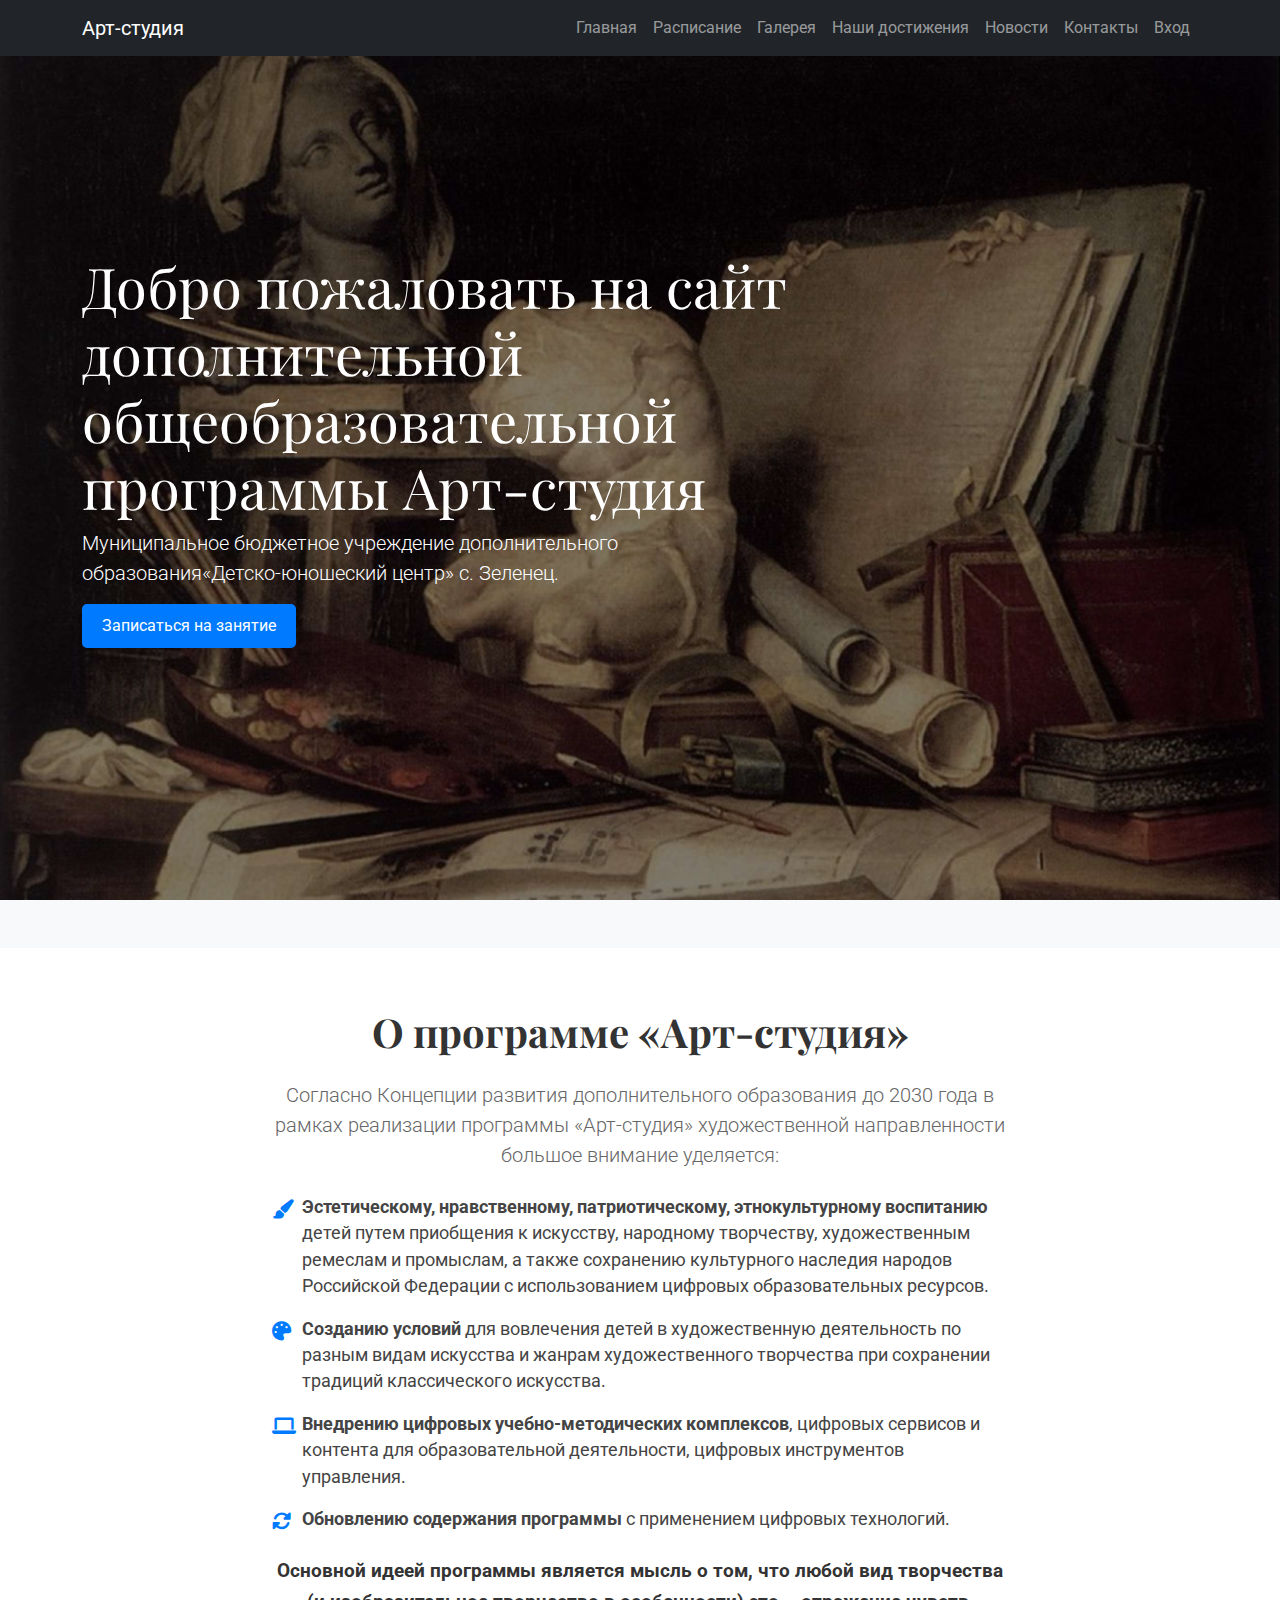
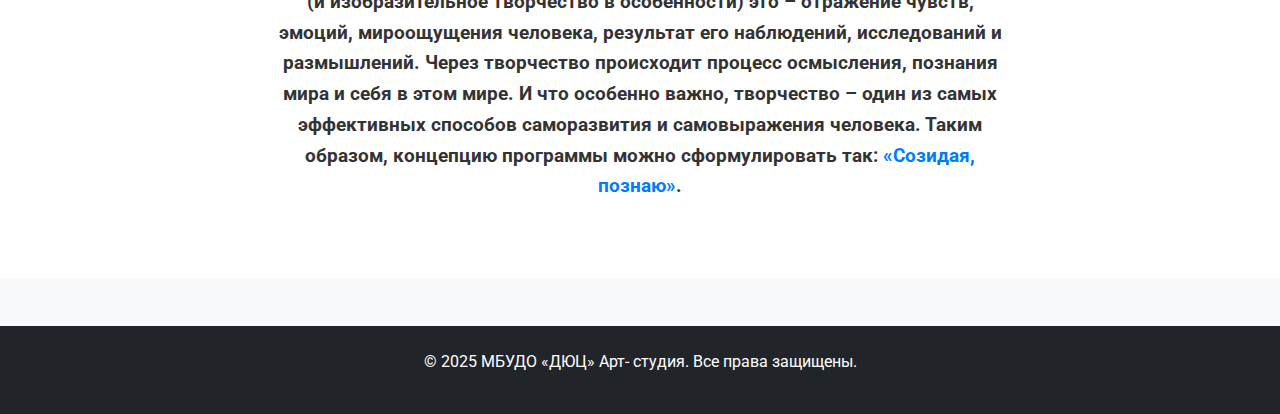
<file: index.html>
<!DOCTYPE html>
<html lang="ru">

<head>
    <meta charset="UTF-8">
    <meta name="viewport" content="width=device-width, initial-scale=1.0">
    <title>Арт-студия</title>
    <!-- Bootstrap CSS -->
    <link href="https://cdn.jsdelivr.net/npm/bootstrap@5.3.0/dist/css/bootstrap.min.css" rel="stylesheet">
    <!-- Animate.css -->
    <link rel="stylesheet" href="https://cdnjs.cloudflare.com/ajax/libs/animate.css/4.1.1/animate.min.css">
    <!-- Font Awesome -->
    <link href="https://cdnjs.cloudflare.com/ajax/libs/font-awesome/6.0.0-beta3/css/all.min.css" rel="stylesheet">
    <!-- Google Fonts -->
    <link
        href="https://fonts.googleapis.com/css2?family=Playfair+Display:wght@400;700&family=Roboto:wght@300;400;500&display=swap"
        rel="stylesheet">
    <!-- Ваши стили -->
    <link rel="stylesheet" href="assets/css/styles.css">
</head>

<body>
    <!-- Навигация (как в index.html) -->
  <nav class="navbar navbar-expand-lg navbar-dark bg-dark fixed-top">
    <div class="container">
        <a class="navbar-brand animate__animated animate__fadeInLeft" href="index.html">Арт-студия</a>
        <button class="navbar-toggler" type="button" data-bs-toggle="collapse" data-bs-target="#navbarNav">
            <span class="navbar-toggler-icon"></span>
        </button>
        <div class="collapse navbar-collapse" id="navbarNav">
            <ul class="navbar-nav ms-auto">
                <li class="nav-item">
                    <a class="nav-link animate__animated animate__fadeInDown" href="index.html">Главная</a>
                </li>
                <li class="nav-item">
                    <a class="nav-link animate__animated animate__fadeInDown" href="schedule.html">Расписание</a>
                </li>
                <li class="nav-item">
                    <a class="nav-link animate__animated animate__fadeInDown" href="gallery.html">Галерея</a>
                </li>
                <li class="nav-item">
                    <a class="nav-link animate__animated animate__fadeInDown" href="achievements.html">Наши достижения</a>
                </li>
                <li class="nav-item">
                    <a class="nav-link animate__animated animate__fadeInDown" href="news.html">Новости</a>
                </li>
                <li class="nav-item">
                    <a class="nav-link animate__animated animate__fadeInDown" href="contacts.html">Контакты</a>
                </li>
                <li class="nav-item">
                    <a class="nav-link animate__animated animate__fadeInDown" href="admin/login.html">Вход</a>
                </li>
            </ul>
        </div>
    </div>
</nav>


    <!-- Основной контент -->
    <header class="hero-section">
        <div class="container h-100">
            <div class="row h-100 align-items-center">
                <div class="col-lg-8 text-white animate__animated animate__fadeInUp">
                    <h1 class="display-4">Добро пожаловать на сайт дополнительной общеобразовательной программы
                        Арт-студия
                    </h1>
                    <p class="lead">Муниципальное бюджетное учреждение дополнительного образования«Детско-юношеский
                        центр» с. Зеленец.</p>
                    <a href="schedule.html" class="btn btn-primary btn-lg">Записаться на занятие</a>
                </div>
            </div>
        </div>
    </header>

    <section class="program-description my-5">
        <div class="container">
            <h2 class="text-center mb-4 animate__animated animate__fadeIn">О программе «Арт-студия»</h2>
            <div class="row">
                <div class="col-lg-8 mx-auto">
                    <p class="lead text-center mb-4">
                        Согласно Концепции развития дополнительного образования до 2030 года в рамках реализации
                        программы «Арт-студия» художественной направленности большое внимание уделяется:
                    </p>
                    <ul class="list-unstyled">
                        <li class="mb-3">
                            <i class="fas fa-paint-brush me-2 text-primary"></i>
                            <strong>Эстетическому, нравственному, патриотическому, этнокультурному воспитанию</strong>
                            детей путем приобщения к искусству, народному творчеству, художественным ремеслам и
                            промыслам, а также сохранению культурного наследия народов Российской Федерации с
                            использованием цифровых образовательных ресурсов.
                        </li>
                        <li class="mb-3">
                            <i class="fas fa-palette me-2 text-primary"></i>
                            <strong>Созданию условий</strong> для вовлечения детей в художественную деятельность по
                            разным видам искусства и жанрам художественного творчества при сохранении традиций
                            классического искусства.
                        </li>
                        <li class="mb-3">
                            <i class="fas fa-laptop me-2 text-primary"></i>
                            <strong>Внедрению цифровых учебно-методических комплексов</strong>, цифровых сервисов и
                            контента для образовательной деятельности, цифровых инструментов управления.
                        </li>
                        <li class="mb-3">
                            <i class="fas fa-sync-alt me-2 text-primary"></i>
                            <strong>Обновлению содержания программы</strong> с применением цифровых технологий.
                        </li>
                    </ul>
                    <div class="text-center mt-4">
                        <p class="fw-bold">
                            Основной идеей программы является мысль о том, что любой вид творчества (и изобразительное
                            творчество в особенности) это – отражение чувств, эмоций, мироощущения человека, результат
                            его наблюдений, исследований и размышлений. Через творчество происходит процесс осмысления,
                            познания мира и себя в этом мире. И что особенно важно, творчество – один из самых
                            эффективных способов саморазвития и самовыражения человека. Таким образом, концепцию
                            программы можно сформулировать так: <span class="text-primary">«Созидая, познаю»</span>.
                        </p>
                    </div>
                </div>
            </div>
        </div>
    </section>

    <!-- Футер -->
    <footer class="bg-dark text-white text-center py-4">
        <p>&copy; 2025 МБУДО «ДЮЦ» Арт- студия. Все права защищены.</p>
    </footer>

    <!-- Bootstrap JS -->
    <script src="https://cdn.jsdelivr.net/npm/bootstrap@5.3.0/dist/js/bootstrap.bundle.min.js"></script>
    <!-- Ваши скрипты -->
    <script src="assets/js/script.js"></script>

    <!-- Скрипт для проверки авторизации -->
    <script>
        if (localStorage.getItem('isAdmin') === 'true') {
            // Показываем кнопку "Админ-панель"
            document.addEventListener('DOMContentLoaded', function () {
                const adminLink = document.createElement('a');
                adminLink.href = 'admin/index.html';
                adminLink.className = 'nav-link animate__animated animate__fadeInDown';
                adminLink.textContent = 'Админ-панель';
                document.querySelector('.navbar-nav').appendChild(adminLink);
            });
        }
    </script>
</body>

</html>
</file>
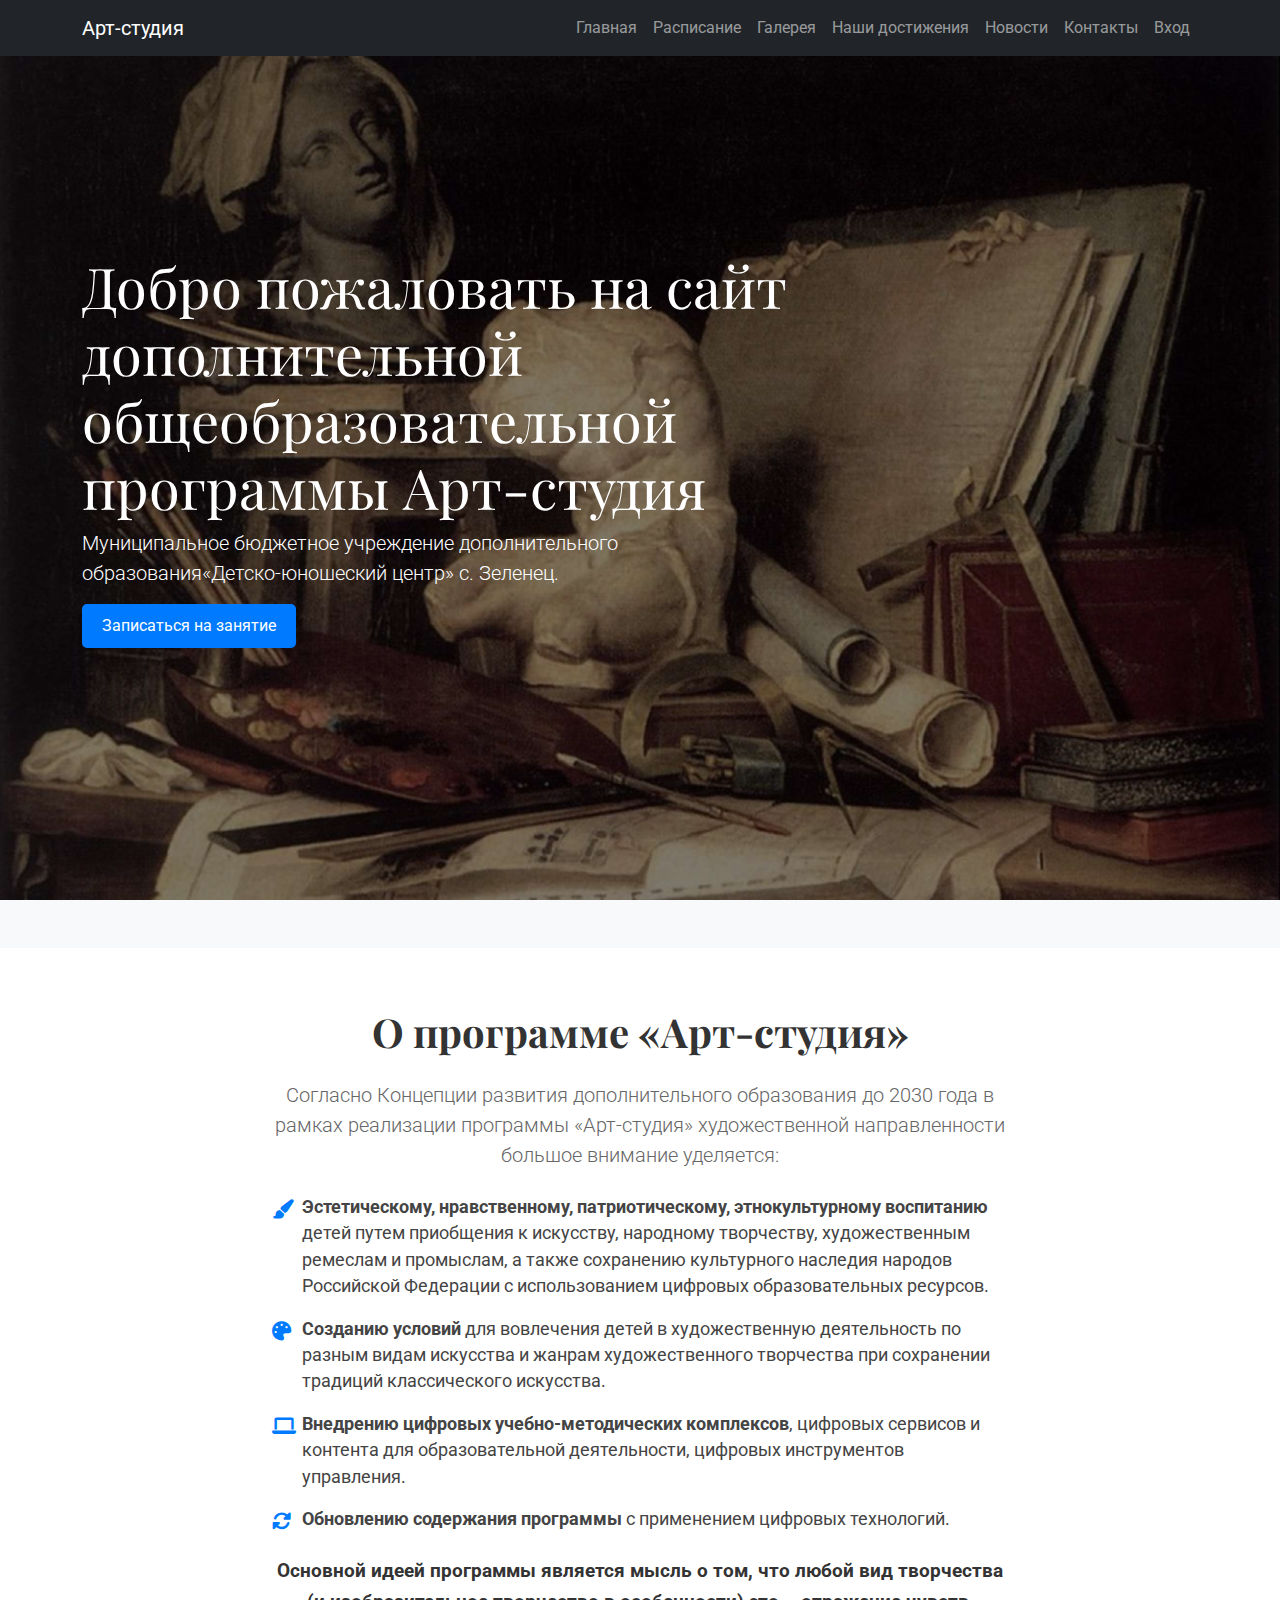
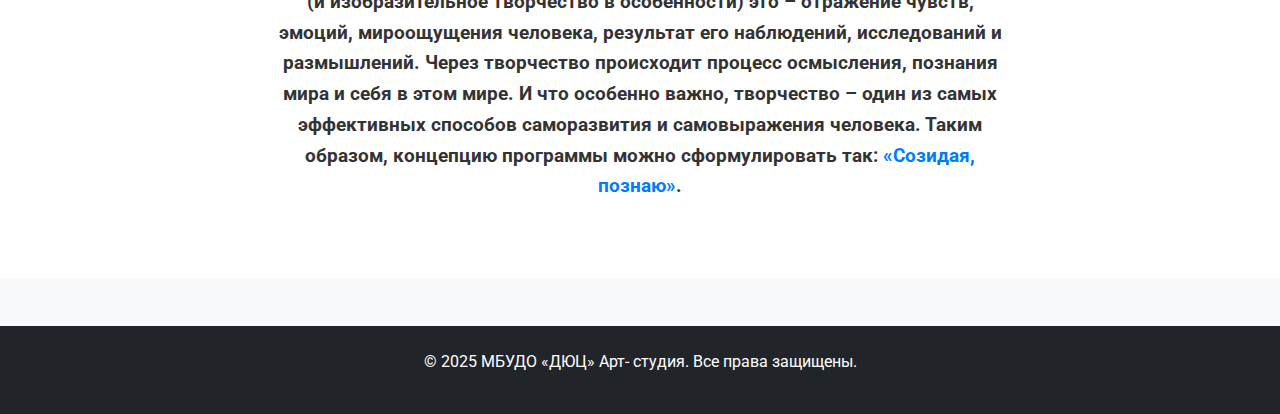
<file: admin/index.html>
<!DOCTYPE html>
<html lang="ru">

<head>
    <meta charset="UTF-8">
    <meta name="viewport" content="width=device-width, initial-scale=1.0">
    <title>Админ-панель</title>
    <link href="https://cdn.jsdelivr.net/npm/bootstrap@5.3.0/dist/css/bootstrap.min.css" rel="stylesheet">
    <link rel="stylesheet" href="../../assets/css/styles.css">
</head>

<body>
    <div class="container mt-5">
        <h1 class="text-center">Админ-панель</h1>
        <!-- Кнопка возврата на главную -->
        <div class="text-center mb-4">
            <a href="../index.html" class="btn btn-secondary">Вернуться на главную</a>
        </div>
        <!-- Кнопка выхода -->
        <div class="text-center mb-4">
            <button onclick="logout()" class="btn btn-danger">Выйти</button>
        </div>
        <ul class="list-group mt-4">
            <li class="list-group-item"><a href="manage_schedule.html">Управление расписанием</a></li>
            <li class="list-group-item"><a href="manage_gallery.html">Управление галереей</a></li>
            <li class="list-group-item"><a href="manage_achievements.html">Управление достижениями</a></li>
            <li class="list-group-item"><a href="manage_news.html">Управление новостями</a></li>
        </ul>
    </div>

    <script>
        // Функция для выхода
        function logout() {
            localStorage.removeItem('isAdmin'); // Очищаем флаг авторизации
            window.location.href = '../index.html'; // Перенаправляем на главную страницу
        }

        // Проверка авторизации
        document.addEventListener('DOMContentLoaded', function () {
            const isAdmin = localStorage.getItem('isAdmin') === 'true';
            if (!isAdmin) {
                window.location.href = '../index.html'; // Перенаправляем, если пользователь не авторизован
            }
        });
    </script>
</body>

</html>
</file>
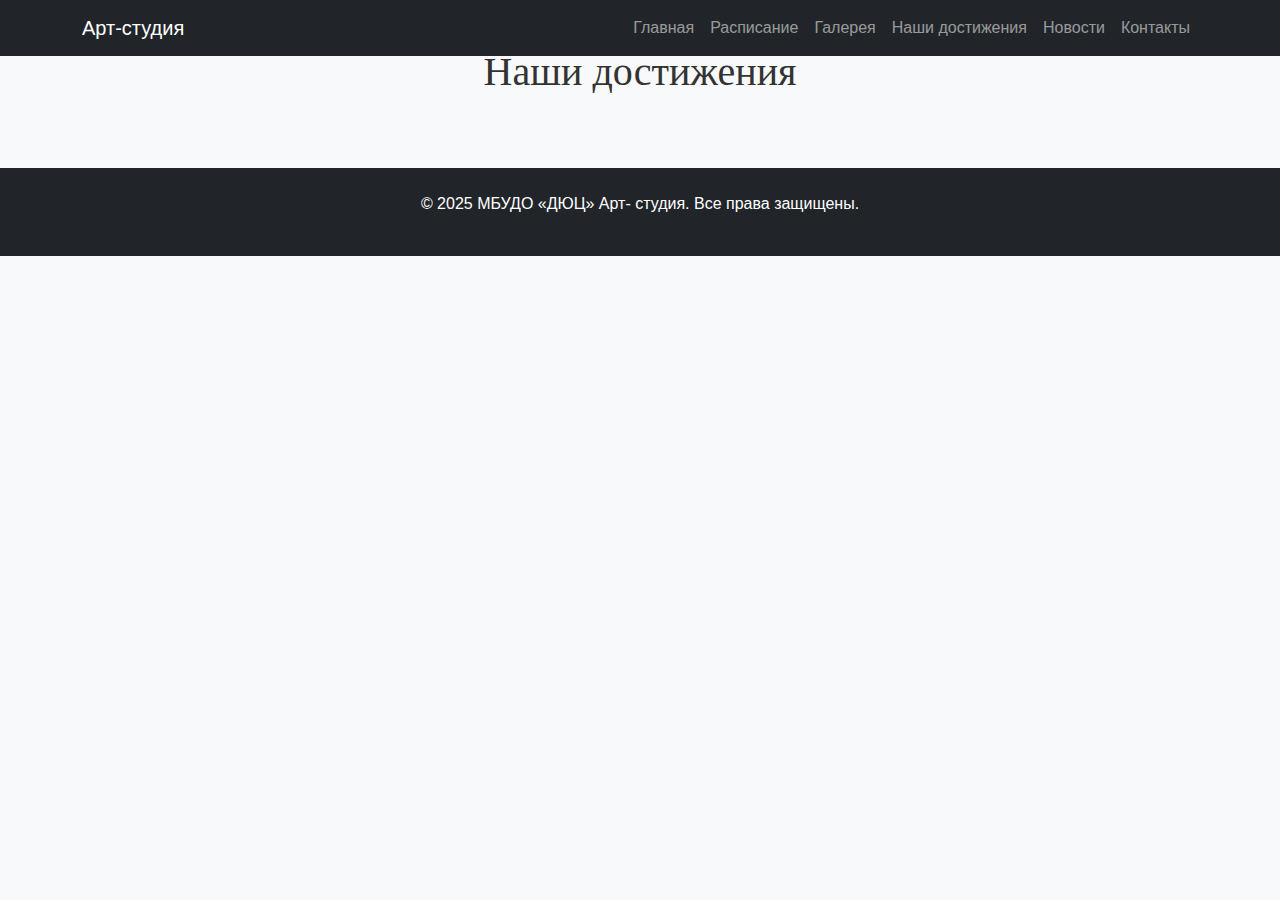
<file: achievements.html>
<!DOCTYPE html>
<html lang="ru">

<head>
    <meta charset="UTF-8">
    <meta name="viewport" content="width=device-width, initial-scale=1.0">
    <title>Наши достижения - Арт-студия</title>
    <link href="https://cdn.jsdelivr.net/npm/bootstrap@5.3.0/dist/css/bootstrap.min.css" rel="stylesheet">
    <link rel="stylesheet" href="https://unpkg.com/swiper/swiper-bundle.min.css">
    <link rel="stylesheet" href="assets/css/styles.css">
</head>

<body>
    <!-- Навигация -->
    <nav class="navbar navbar-expand-lg navbar-dark bg-dark fixed-top">
        <div class="container">
            <a class="navbar-brand animate__animated animate__fadeInLeft" href="index.html">Арт-студия</a>
            <button class="navbar-toggler" type="button" data-bs-toggle="collapse" data-bs-target="#navbarNav">
                <span class="navbar-toggler-icon"></span>
            </button>
            <div class="collapse navbar-collapse" id="navbarNav">
                <ul class="navbar-nav ms-auto">
                    <li class="nav-item">
                        <a class="nav-link animate__animated animate__fadeInDown" href="index.html">Главная</a>
                    </li>
                    <li class="nav-item">
                        <a class="nav-link animate__animated animate__fadeInDown" href="schedule.html">Расписание</a>
                    </li>
                    <li class="nav-item">
                        <a class="nav-link animate__animated animate__fadeInDown" href="gallery.html">Галерея</a>
                    </li>
                    <li class="nav-item">
                        <a class="nav-link animate__animated animate__fadeInDown" href="achievements.html">Наши
                            достижения</a>
                    </li>
                    <li class="nav-item">
                        <a class="nav-link animate__animated animate__fadeInDown" href="news.html">Новости</a>
                    </li>
                    <li class="nav-item">
                        <a class="nav-link animate__animated animate__fadeInDown" href="contacts.html">Контакты</a>
                    </li>
                </ul>
            </div>
        </div>
    </nav>

    <!-- Основной контент -->
    <main class="container my-5">
        <h1 class="text-center mb-4 animate__animated animate__fadeIn">Наши достижения</h1>
        <div class="row" id="achievementsList">
            <!-- Достижения будут загружены сюда -->
        </div>
    </main>

    <!-- Swiper для полноэкранного просмотра -->
    <div class="swiper-container" id="fullscreenSwiper"
        style="display: none; position: fixed; top: 0; left: 0; width: 100%; height: 100%; background: rgba(0, 0, 0, 0.9); z-index: 1000;">
        <div class="swiper-wrapper"></div>
        <div class="swiper-button-next"></div>
        <div class="swiper-button-prev"></div>
        <div class="swiper-pagination"></div>
        <button onclick="closeFullscreenSwiper()" class="btn btn-danger"
            style="position: absolute; top: 80px; right: 20px; z-index: 1001;">Закрыть</button>
    </div>

    <!-- Футер -->
    <footer class="bg-dark text-white text-center py-4">
        <p>&copy; 2025 МБУДО «ДЮЦ» Арт- студия. Все права защищены.</p>
    </footer>

    <script src="https://cdn.jsdelivr.net/npm/bootstrap@5.3.0/dist/js/bootstrap.bundle.min.js"></script>
    <script src="https://unpkg.com/swiper/swiper-bundle.min.js"></script>
    <script>
        // Инициализация Swiper
        const fullscreenSwiper = new Swiper('#fullscreenSwiper', {
            loop: true,
            navigation: {
                nextEl: '.swiper-button-next',
                prevEl: '.swiper-button-prev',
            },
            pagination: {
                el: '.swiper-pagination',
                clickable: true,
            },
        });

        // Функция для отображения списка достижений
        function loadAchievements() {
            const achievementsList = document.getElementById('achievementsList');
            const achievements = JSON.parse(localStorage.getItem('achievements')) || [];
            achievementsList.innerHTML = '';

            achievements.forEach((item, index) => {
                const achievementItem = document.createElement('div');
                achievementItem.className = 'col-md-4 mb-4';
                achievementItem.innerHTML = `
                    <div class="card h-100">
                        <img src="${item.imageUrl}" class="card-img-top achievement-image" alt="${item.description}" data-index="${index}">
                        <div class="card-body">
                            <h5 class="card-title">${item.description}</h5>
                            <small class="text-muted">Дата: ${item.date}</small>
                        </div>
                    </div>
                `;
                achievementsList.appendChild(achievementItem);
            });

            // Добавляем обработчик клика на изображения
            document.querySelectorAll('.achievement-image').forEach((img, index) => {
                img.addEventListener('click', () => openFullscreenSwiper(index));
            });
        }

        // Функция для открытия полноэкранного Swiper
        function openFullscreenSwiper(index) {
            const achievements = JSON.parse(localStorage.getItem('achievements')) || [];
            const swiperWrapper = document.querySelector('#fullscreenSwiper .swiper-wrapper');
            swiperWrapper.innerHTML = '';

            achievements.forEach((item) => {
                const slide = document.createElement('div');
                slide.className = 'swiper-slide';
                slide.innerHTML = `<img src="${item.imageUrl}" class="swiper-image" alt="${item.description}" style="width: 100%; height: 100%; object-fit: contain;">`;
                swiperWrapper.appendChild(slide);
            });

            fullscreenSwiper.update(); // Обновляем Swiper
            fullscreenSwiper.slideTo(index, 0); // Переходим к выбранному изображению
            document.getElementById('fullscreenSwiper').style.display = 'block'; // Показываем Swiper

            // Закрытие по клику вне изображения
            document.getElementById('fullscreenSwiper').addEventListener('click', (e) => {
                if (e.target.classList.contains('swiper-container')) {
                    closeFullscreenSwiper();
                }
            });
        }

        // Функция для закрытия полноэкранного Swiper
        function closeFullscreenSwiper() {
            document.getElementById('fullscreenSwiper').style.display = 'none';
        }

        // Загружаем достижения при загрузке страницы
        document.addEventListener('DOMContentLoaded', loadAchievements);
    </script>
    <script>
        if (localStorage.getItem('isAdmin') === 'true') {
            // Показываем кнопку "Админ-панель"
            document.addEventListener('DOMContentLoaded', function () {
                const adminLink = document.createElement('a');
                adminLink.href = 'admin/index.html';
                adminLink.className = 'nav-link animate__animated animate__fadeInDown';
                adminLink.textContent = 'Админ-панель';
                document.querySelector('.navbar-nav').appendChild(adminLink);
            });
        }
    </script>
</body>

</html>
</file>
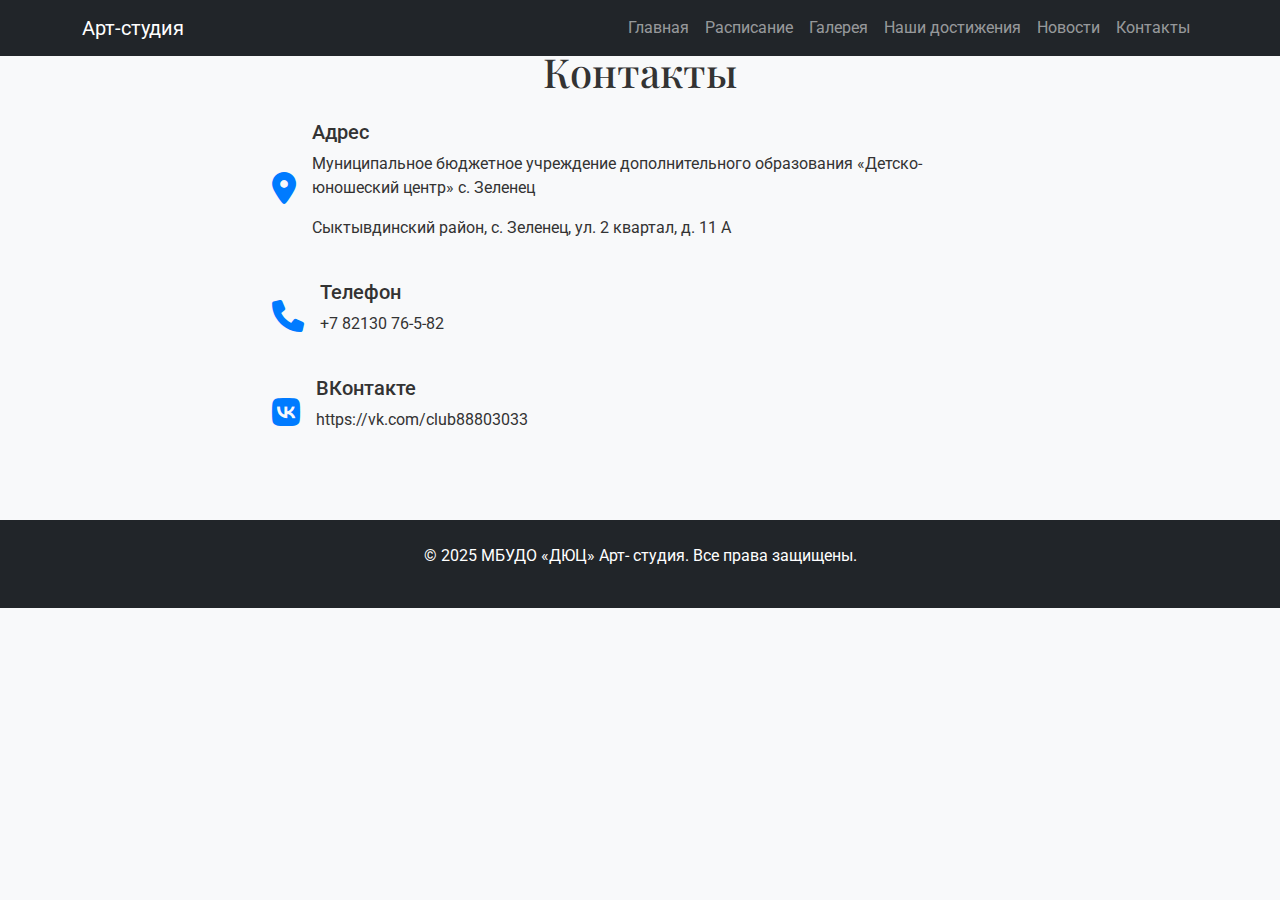
<file: contacts.html>
<!DOCTYPE html>
<html lang="ru">

<head>
    <meta charset="UTF-8">
    <meta name="viewport" content="width=device-width, initial-scale=1.0">
    <title>Контакты - Арт-студия</title>
    <!-- Подключение библиотек -->
    <link href="https://cdn.jsdelivr.net/npm/bootstrap@5.3.0/dist/css/bootstrap.min.css" rel="stylesheet">
    <link rel="stylesheet" href="https://cdnjs.cloudflare.com/ajax/libs/animate.css/4.1.1/animate.min.css">
    <link href="https://cdnjs.cloudflare.com/ajax/libs/font-awesome/6.0.0-beta3/css/all.min.css" rel="stylesheet">
    <link
        href="https://fonts.googleapis.com/css2?family=Playfair+Display:wght@400;700&family=Roboto:wght@300;400;500&display=swap"
        rel="stylesheet">
    <link rel="stylesheet" href="assets/css/styles.css">
</head>

<body>
    <!-- Навигация -->
    <nav class="navbar navbar-expand-lg navbar-dark bg-dark fixed-top">
        <div class="container">
            <a class="navbar-brand animate__animated animate__fadeInLeft" href="index.html">Арт-студия</a>
            <button class="navbar-toggler" type="button" data-bs-toggle="collapse" data-bs-target="#navbarNav">
                <span class="navbar-toggler-icon"></span>
            </button>
            <div class="collapse navbar-collapse" id="navbarNav">
                <ul class="navbar-nav ms-auto">
                    <li class="nav-item">
                        <a class="nav-link animate__animated animate__fadeInDown" href="index.html">Главная</a>
                    </li>
                    <li class="nav-item">
                        <a class="nav-link animate__animated animate__fadeInDown" href="schedule.html">Расписание</a>
                    </li>
                    <li class="nav-item">
                        <a class="nav-link animate__animated animate__fadeInDown" href="gallery.html">Галерея</a>
                    </li>
                    <li class="nav-item">
                        <a class="nav-link animate__animated animate__fadeInDown" href="achievements.html">Наши
                            достижения</a>
                    </li>
                    <li class="nav-item">
                        <a class="nav-link animate__animated animate__fadeInDown" href="news.html">Новости</a>
                    </li>
                    <li class="nav-item">
                        <a class="nav-link animate__animated animate__fadeInDown" href="contacts.html">Контакты</a>
                    </li>
                </ul>
            </div>
        </div>
    </nav>

    <!-- Основной контент -->
    <main class="container my-5">
        <h1 class="text-center mb-4 animate__animated animate__fadeIn">Контакты</h1>
        <div class="row">
            <div class="col-md-8 mx-auto">
                <ul class="list-unstyled">
                    <!-- Адрес -->
                    <li class="mb-4">
                        <div class="d-flex align-items-center">
                            <i class="fas fa-map-marker-alt fa-2x text-primary me-3"></i>
                            <div>
                                <h5>Адрес</h5>
                                <p>Муниципальное бюджетное учреждение дополнительного образования «Детско-юношеский
                                    центр» с. Зеленец</p>
                                <p>Сыктывдинский район, с. Зеленец, ул. 2 квартал, д. 11 А</p>
                            </div>
                        </div>
                    </li>

                    <!-- Телефон -->
                    <li class="mb-4">
                        <div class="d-flex align-items-center">
                            <i class="fas fa-phone fa-2x text-primary me-3"></i>
                            <div>
                                <h5>Телефон</h5>
                                <p>+7 82130 76-5-82</p>
                            </div>
                        </div>
                    </li>



                    <!-- ВКонтакте -->
                    <li class="mb-4">
                        <div class="d-flex align-items-center">
                            <i class="fab fa-vk fa-2x text-primary me-3"></i>
                            <div>
                                <h5>ВКонтакте</h5>
                                <p><a href="https://vk.com/club88803033" target="_blank">https://vk.com/club88803033</a>
                                </p>
                            </div>
                        </div>
                    </li>


    </main>

    <!-- Футер -->
    <footer class="bg-dark text-white text-center py-4">
        <p>&copy; 2025 МБУДО «ДЮЦ» Арт- студия. Все права защищены.</p>
    </footer>

    <!-- Bootstrap JS -->
    <script src="https://cdn.jsdelivr.net/npm/bootstrap@5.3.0/dist/js/bootstrap.bundle.min.js"></script>
    <!-- Скрипт для проверки авторизации -->
    <script>
        if (localStorage.getItem('isAdmin') === 'true') {
            // Показываем кнопку "Админ-панель"
            document.addEventListener('DOMContentLoaded', function () {
                const adminLink = document.createElement('a');
                adminLink.href = 'admin/index.html';
                adminLink.className = 'nav-link animate__animated animate__fadeInDown';
                adminLink.textContent = 'Админ-панель';
                document.querySelector('.navbar-nav').appendChild(adminLink);
            });
        }
    </script>
</body>

</html>
</file>
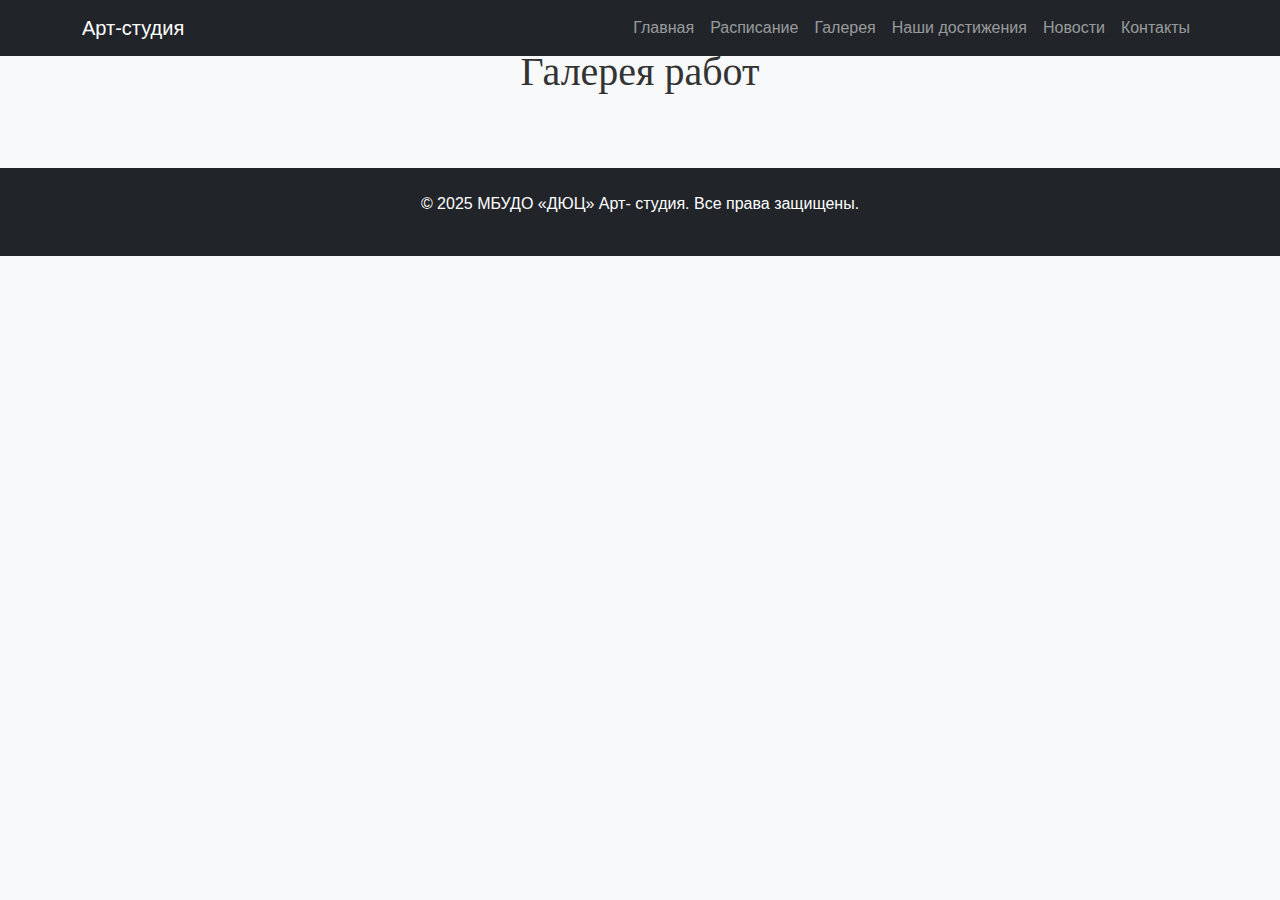
<file: gallery.html>
<!DOCTYPE html>
<html lang="ru">

<head>
    <meta charset="UTF-8">
    <meta name="viewport" content="width=device-width, initial-scale=1.0">
    <title>Галерея - Арт-студия</title>
    <link href="https://cdn.jsdelivr.net/npm/bootstrap@5.3.0/dist/css/bootstrap.min.css" rel="stylesheet">
    <link rel="stylesheet" href="https://unpkg.com/swiper/swiper-bundle.min.css">
    <link rel="stylesheet" href="assets/css/styles.css">
</head>

<body>
    <!-- Навигация -->
    <nav class="navbar navbar-expand-lg navbar-dark bg-dark fixed-top">
        <div class="container">
            <a class="navbar-brand animate__animated animate__fadeInLeft" href="index.html">Арт-студия</a>
            <button class="navbar-toggler" type="button" data-bs-toggle="collapse" data-bs-target="#navbarNav">
                <span class="navbar-toggler-icon"></span>
            </button>
            <div class="collapse navbar-collapse" id="navbarNav">
                <ul class="navbar-nav ms-auto">
                    <li class="nav-item">
                        <a class="nav-link animate__animated animate__fadeInDown" href="index.html">Главная</a>
                    </li>
                    <li class="nav-item">
                        <a class="nav-link animate__animated animate__fadeInDown" href="schedule.html">Расписание</a>
                    </li>
                    <li class="nav-item">
                        <a class="nav-link animate__animated animate__fadeInDown" href="gallery.html">Галерея</a>
                    </li>
                    <li class="nav-item">
                        <a class="nav-link animate__animated animate__fadeInDown" href="achievements.html">Наши
                            достижения</a>
                    </li>
                    <li class="nav-item">
                        <a class="nav-link animate__animated animate__fadeInDown" href="news.html">Новости</a>
                    </li>
                    <li class="nav-item">
                        <a class="nav-link animate__animated animate__fadeInDown" href="contacts.html">Контакты</a>
                    </li>
                </ul>
            </div>
        </div>
    </nav>

    <!-- Основной контент -->
    <main class="container my-5">
        <h1 class="text-center mb-4 animate__animated animate__fadeIn">Галерея работ</h1>
        <div class="row" id="galleryList">
            <!-- Галерея будет загружена сюда -->
        </div>
    </main>

    <!-- Swiper для полноэкранного просмотра -->
    <div class="swiper-container" id="fullscreenSwiper"
        style="display: none; position: fixed; top: 0; left: 0; width: 100%; height: 100%; background: rgba(0, 0, 0, 0.9); z-index: 1000;">
        <div class="swiper-wrapper"></div>
        <div class="swiper-button-next"></div>
        <div class="swiper-button-prev"></div>
        <div class="swiper-pagination"></div>
        <button onclick="closeFullscreenSwiper()" class="btn btn-danger"
            style="position: absolute; top: 80px; right: 20px; z-index: 1001;">Закрыть</button>
    </div>

    <!-- Футер -->
    <footer class="bg-dark text-white text-center py-4">
        <p>&copy; 2025 МБУДО «ДЮЦ» Арт- студия. Все права защищены.</p>
    </footer>

    <script src="https://cdn.jsdelivr.net/npm/bootstrap@5.3.0/dist/js/bootstrap.bundle.min.js"></script>
    <script src="https://unpkg.com/swiper/swiper-bundle.min.js"></script>
    <script>
        // Инициализация Swiper
        const fullscreenSwiper = new Swiper('#fullscreenSwiper', {
            loop: true,
            navigation: {
                nextEl: '.swiper-button-next',
                prevEl: '.swiper-button-prev',
            },
            pagination: {
                el: '.swiper-pagination',
                clickable: true,
            },
        });

        // Функция для отображения списка изображений
        function loadGallery() {
            const galleryList = document.getElementById('galleryList');
            const gallery = JSON.parse(localStorage.getItem('gallery')) || [];
            galleryList.innerHTML = '';

            gallery.forEach((item, index) => {
                const galleryItem = document.createElement('div');
                galleryItem.className = 'col-md-4 mb-4';
                galleryItem.innerHTML = `
                    <div class="card h-100">
                        <img src="${item.imageUrl}" class="card-img-top gallery-image" alt="${item.description}" data-index="${index}">
                        <div class="card-body">
                            <h5 class="card-title">${item.description}</h5>
                            <small class="text-muted">Дата: ${item.date}</small>
                        </div>
                    </div>
                `;
                galleryList.appendChild(galleryItem);
            });

            // Добавляем обработчик клика на изображения
            document.querySelectorAll('.gallery-image').forEach((img, index) => {
                img.addEventListener('click', () => openFullscreenSwiper(index));
            });
        }

        // Функция для открытия полноэкранного Swiper
        function openFullscreenSwiper(index) {
            const gallery = JSON.parse(localStorage.getItem('gallery')) || [];
            const swiperWrapper = document.querySelector('#fullscreenSwiper .swiper-wrapper');
            swiperWrapper.innerHTML = '';

            gallery.forEach((item) => {
                const slide = document.createElement('div');
                slide.className = 'swiper-slide';
                slide.innerHTML = `<img src="${item.imageUrl}" class="swiper-image" alt="${item.description}" style="width: 100%; height: 100%; object-fit: contain;">`;
                swiperWrapper.appendChild(slide);
            });

            fullscreenSwiper.update(); // Обновляем Swiper
            fullscreenSwiper.slideTo(index, 0); // Переходим к выбранному изображению
            document.getElementById('fullscreenSwiper').style.display = 'block'; // Показываем Swiper

            // Закрытие по клику вне изображения
            document.getElementById('fullscreenSwiper').addEventListener('click', (e) => {
                if (e.target.classList.contains('swiper-container')) {
                    closeFullscreenSwiper();
                }
            });
        }

        // Функция для закрытия полноэкранного Swiper
        function closeFullscreenSwiper() {
            document.getElementById('fullscreenSwiper').style.display = 'none';
        }

        // Загружаем галерею при загрузке страницы
        document.addEventListener('DOMContentLoaded', loadGallery);
    </script>
    <script>
        if (localStorage.getItem('isAdmin') === 'true') {
            // Показываем кнопку "Админ-панель"
            document.addEventListener('DOMContentLoaded', function () {
                const adminLink = document.createElement('a');
                adminLink.href = 'admin/index.html';
                adminLink.className = 'nav-link animate__animated animate__fadeInDown';
                adminLink.textContent = 'Админ-панель';
                document.querySelector('.navbar-nav').appendChild(adminLink);
            });
        }
    </script>
</body>

</html>
</file>
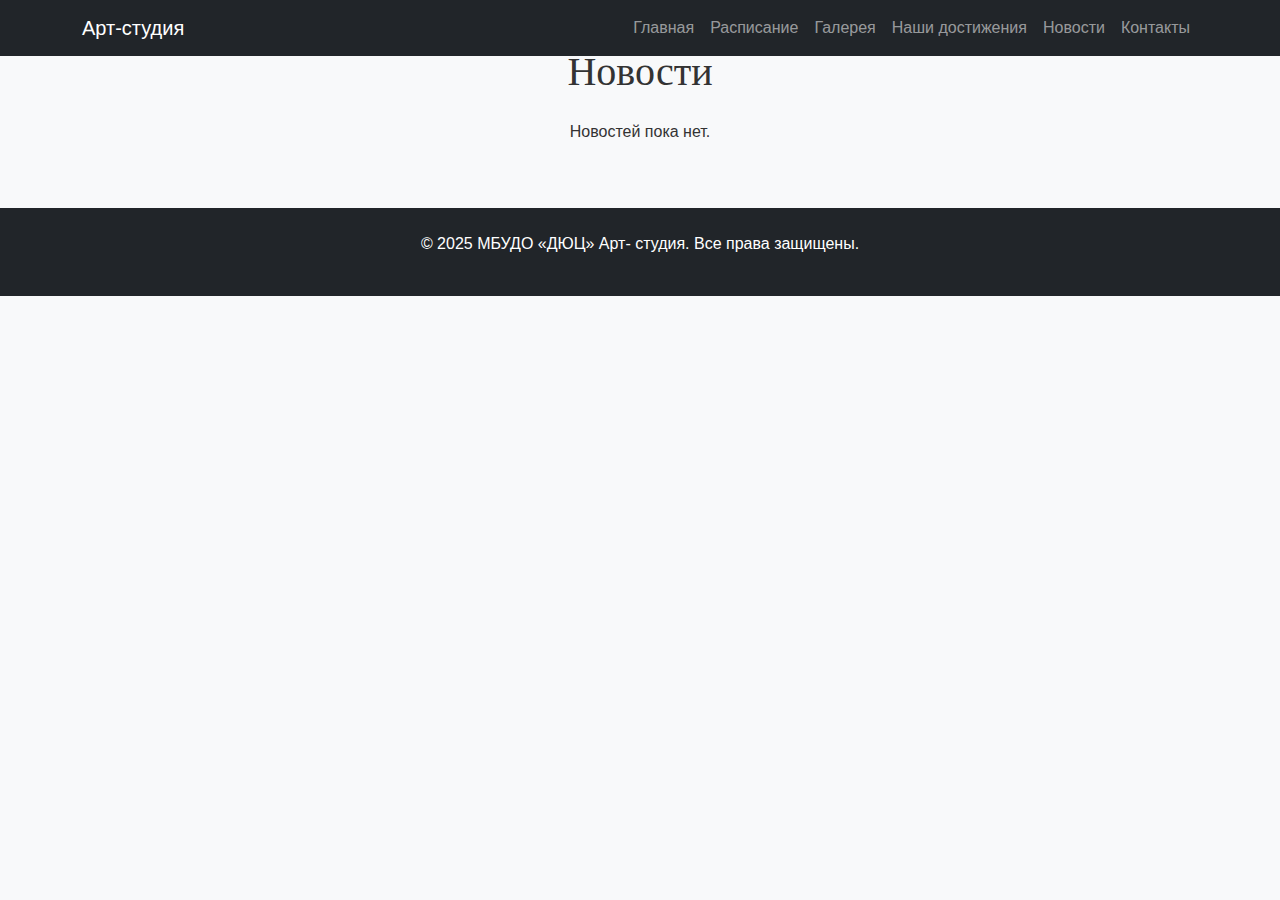
<file: news.html>
<!DOCTYPE html>
<html lang="ru">

<head>
    <meta charset="UTF-8">
    <meta name="viewport" content="width=device-width, initial-scale=1.0">
    <title>Новости - Арт-студия</title>
    <link href="https://cdn.jsdelivr.net/npm/bootstrap@5.3.0/dist/css/bootstrap.min.css" rel="stylesheet">
    <link rel="stylesheet" href="assets/css/styles.css">
</head>

<body>
    <!-- Навигация -->
    <nav class="navbar navbar-expand-lg navbar-dark bg-dark fixed-top">
        <div class="container">
            <a class="navbar-brand animate__animated animate__fadeInLeft" href="index.html">Арт-студия</a>
            <button class="navbar-toggler" type="button" data-bs-toggle="collapse" data-bs-target="#navbarNav">
                <span class="navbar-toggler-icon"></span>
            </button>
            <div class="collapse navbar-collapse" id="navbarNav">
                <ul class="navbar-nav ms-auto">
                    <li class="nav-item">
                        <a class="nav-link animate__animated animate__fadeInDown" href="index.html">Главная</a>
                    </li>
                    <li class="nav-item">
                        <a class="nav-link animate__animated animate__fadeInDown" href="schedule.html">Расписание</a>
                    </li>
                    <li class="nav-item">
                        <a class="nav-link animate__animated animate__fadeInDown" href="gallery.html">Галерея</a>
                    </li>
                    <li class="nav-item">
                        <a class="nav-link animate__animated animate__fadeInDown" href="achievements.html">Наши
                            достижения</a>
                    </li>
                    <li class="nav-item">
                        <a class="nav-link animate__animated animate__fadeInDown" href="news.html">Новости</a>
                    </li>
                    <li class="nav-item">
                        <a class="nav-link animate__animated animate__fadeInDown" href="contacts.html">Контакты</a>
                    </li>
                </ul>
            </div>
        </div>
    </nav>

    <!-- Основной контент -->
    <main class="container my-5">
        <h1 class="text-center mb-4 animate__animated animate__fadeIn">Новости</h1>
        <div id="news-list" class="row">
            <!-- Новости будут загружены сюда -->
        </div>
    </main>

    <!-- Футер -->
    <footer class="bg-dark text-white text-center py-4">
        <p>&copy; 2025 МБУДО «ДЮЦ» Арт- студия. Все права защищены.</p>
    </footer>

    <script src="https://cdn.jsdelivr.net/npm/bootstrap@5.3.0/dist/js/bootstrap.bundle.min.js"></script>
    <script>
        // Загрузка новостей из localStorage
        document.addEventListener('DOMContentLoaded', function () {
            const newsList = document.getElementById('news-list');
            const news = JSON.parse(localStorage.getItem('news')) || [];

            if (news.length === 0) {
                newsList.innerHTML = '<p class="text-center">Новостей пока нет.</p>';
                return;
            }

            newsList.innerHTML = ''; // Очищаем список перед добавлением

            news.forEach((item, index) => {
                const newsItem = document.createElement('div');
                newsItem.className = 'col-md-6 mb-4';
                newsItem.innerHTML = `
                    <div class="card">
                        <div class="card-body">
                            <h5 class="card-title">${item.title}</h5>
                            <p class="card-text">${item.content}</p>
                            <small class="text-muted">${item.date}</small>
                        </div>
                    </div>
                `;
                newsList.appendChild(newsItem);
            });
        });
    </script>
    <script>
        if (localStorage.getItem('isAdmin') === 'true') {
            // Показываем кнопку "Админ-панель"
            document.addEventListener('DOMContentLoaded', function () {
                const adminLink = document.createElement('a');
                adminLink.href = 'admin/index.html';
                adminLink.className = 'nav-link animate__animated animate__fadeInDown';
                adminLink.textContent = 'Админ-панель';
                document.querySelector('.navbar-nav').appendChild(adminLink);
            });
        }
    </script>
</body>

</html>
</file>
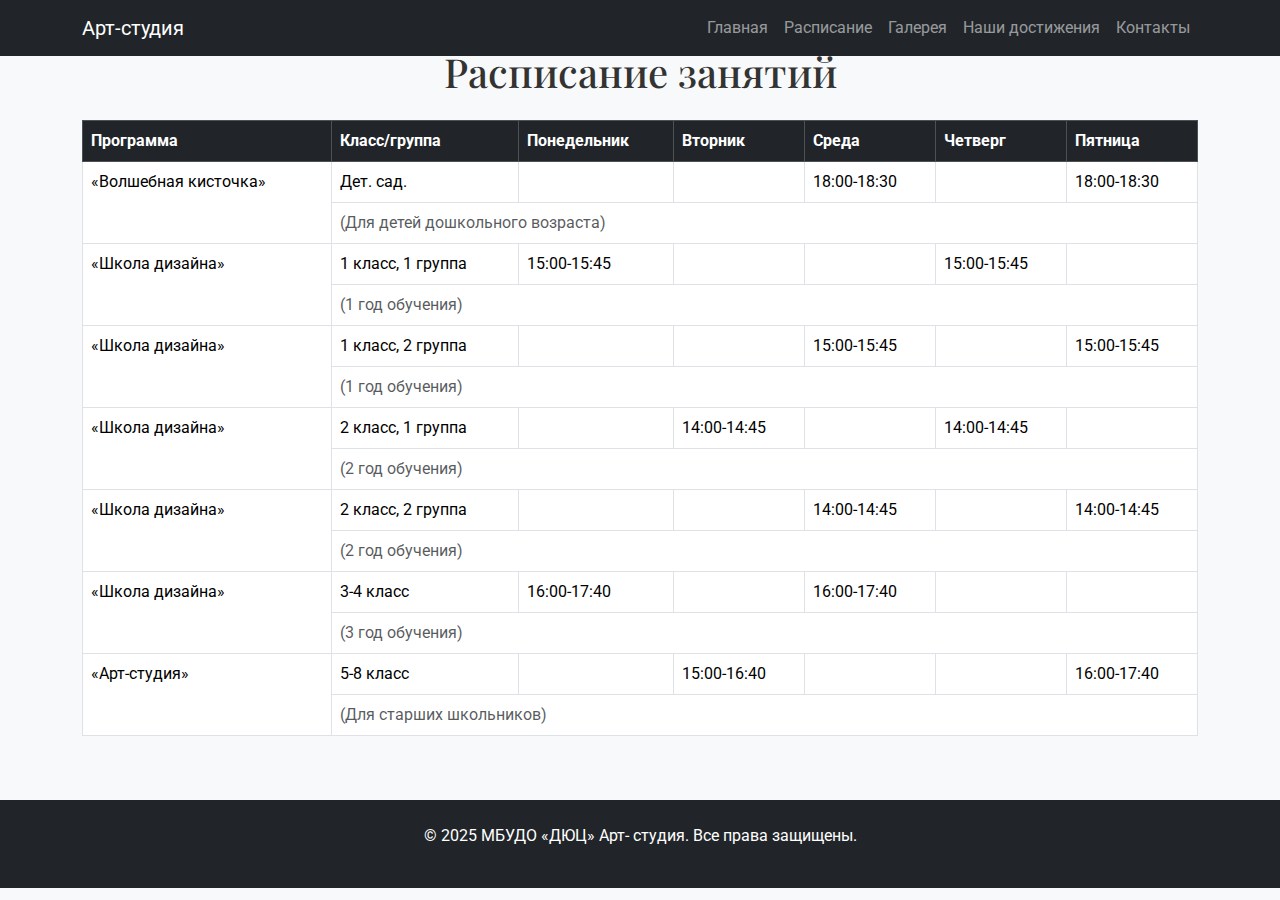
<file: schedule.html>
<!DOCTYPE html>
<html lang="ru">

<head>
    <meta charset="UTF-8">
    <meta name="viewport" content="width=device-width, initial-scale=1.0">
    <title>Расписание - Арт-студия</title>
    <!-- Подключение библиотек -->
    <link href="https://cdn.jsdelivr.net/npm/bootstrap@5.3.0/dist/css/bootstrap.min.css" rel="stylesheet">
    <link rel="stylesheet" href="https://cdnjs.cloudflare.com/ajax/libs/animate.css/4.1.1/animate.min.css">
    <link href="https://cdnjs.cloudflare.com/ajax/libs/font-awesome/6.0.0-beta3/css/all.min.css" rel="stylesheet">
    <link
        href="https://fonts.googleapis.com/css2?family=Playfair+Display:wght@400;700&family=Roboto:wght@300;400;500&display=swap"
        rel="stylesheet">
    <link rel="stylesheet" href="assets/css/styles.css">
</head>

<body>
    <!-- Навигация -->
    <nav class="navbar navbar-expand-lg navbar-dark bg-dark fixed-top">
        <div class="container">
            <a class="navbar-brand animate__animated animate__fadeInLeft" href="index.html">Арт-студия</a>
            <button class="navbar-toggler" type="button" data-bs-toggle="collapse" data-bs-target="#navbarNav">
                <span class="navbar-toggler-icon"></span>
            </button>
            <div class="collapse navbar-collapse" id="navbarNav">
                <ul class="navbar-nav ms-auto">
                    <li class="nav-item">
                        <a class="nav-link animate__animated animate__fadeInDown" href="index.html">Главная</a>
                    </li>
                    <li class="nav-item">
                        <a class="nav-link animate__animated animate__fadeInDown" href="schedule.html">Расписание</a>
                    </li>
                    <li class="nav-item">
                        <a class="nav-link animate__animated animate__fadeInDown" href="gallery.html">Галерея</a>
                    </li>
                    <li class="nav-item">
                        <a class="nav-link animate__animated animate__fadeInDown" href="achievements.html">Наши
                            достижения</a>
                    </li>
                    <li class="nav-item">
                        <a class="nav-link animate__animated animate__fadeInDown" href="contacts.html">Контакты</a>
                    </li>
                </ul>
            </div>
        </div>
    </nav>

    <!-- Основной контент -->
    <main class="container my-5">
        <h1 class="text-center mb-4 animate__animated animate__fadeIn">Расписание занятий</h1>
        <div class="table-responsive">
            <table class="table table-bordered table-hover">
                <thead class="table-dark">
                    <tr>
                        <th>Программа</th>
                        <th>Класс/группа</th>
                        <th>Понедельник</th>
                        <th>Вторник</th>
                        <th>Среда</th>
                        <th>Четверг</th>
                        <th>Пятница</th>
                    </tr>
                </thead>
                <tbody>
                    <tr>
                        <td rowspan="2">«Волшебная кисточка»</td>
                        <td>Дет. сад.</td>
                        <td></td>
                        <td></td>
                        <td>18:00-18:30</td>
                        <td></td>
                        <td>18:00-18:30</td>
                    </tr>
                    <tr>
                        <td colspan="6" class="text-muted">(Для детей дошкольного возраста)</td>
                    </tr>
                    <tr>
                        <td rowspan="2">«Школа дизайна»</td>
                        <td>1 класс, 1 группа</td>
                        <td>15:00-15:45</td>
                        <td></td>
                        <td></td>
                        <td>15:00-15:45</td>
                        <td></td>
                    </tr>
                    <tr>
                        <td colspan="6" class="text-muted">(1 год обучения)</td>
                    </tr>
                    <tr>
                        <td rowspan="2">«Школа дизайна»</td>
                        <td>1 класс, 2 группа</td>
                        <td></td>
                        <td></td>
                        <td>15:00-15:45</td>
                        <td></td>
                        <td>15:00-15:45</td>
                    </tr>
                    <tr>
                        <td colspan="6" class="text-muted">(1 год обучения)</td>
                    </tr>
                    <tr>
                        <td rowspan="2">«Школа дизайна»</td>
                        <td>2 класс, 1 группа</td>
                        <td></td>
                        <td>14:00-14:45</td>
                        <td></td>
                        <td>14:00-14:45</td>
                        <td></td>
                    </tr>
                    <tr>
                        <td colspan="6" class="text-muted">(2 год обучения)</td>
                    </tr>
                    <tr>
                        <td rowspan="2">«Школа дизайна»</td>
                        <td>2 класс, 2 группа</td>
                        <td></td>
                        <td></td>
                        <td>14:00-14:45</td>
                        <td></td>
                        <td>14:00-14:45</td>
                    </tr>
                    <tr>
                        <td colspan="6" class="text-muted">(2 год обучения)</td>
                    </tr>
                    <tr>
                        <td rowspan="2">«Школа дизайна»</td>
                        <td>3-4 класс</td>
                        <td>16:00-17:40</td>
                        <td></td>
                        <td>16:00-17:40</td>
                        <td></td>
                        <td></td>
                    </tr>
                    <tr>
                        <td colspan="6" class="text-muted">(3 год обучения)</td>
                    </tr>
                    <tr>
                        <td rowspan="2">«Арт-студия»</td>
                        <td>5-8 класс</td>
                        <td></td>
                        <td>15:00-16:40</td>
                        <td></td>
                        <td></td>
                        <td>16:00-17:40</td>
                    </tr>
                    <tr>
                        <td colspan="6" class="text-muted">(Для старших школьников)</td>
                    </tr>
                </tbody>
            </table>
        </div>
    </main>

    <!-- Футер -->
    <footer class="bg-dark text-white text-center py-4">
        <p>&copy; 2025 МБУДО «ДЮЦ» Арт- студия. Все права защищены.</p>
    </footer>

    <!-- Bootstrap JS -->
    <script src="https://cdn.jsdelivr.net/npm/bootstrap@5.3.0/dist/js/bootstrap.bundle.min.js"></script>
    <!-- Ваши скрипты -->
    <script src="assets/js/script.js"></script>
</body>

</html>
</file>
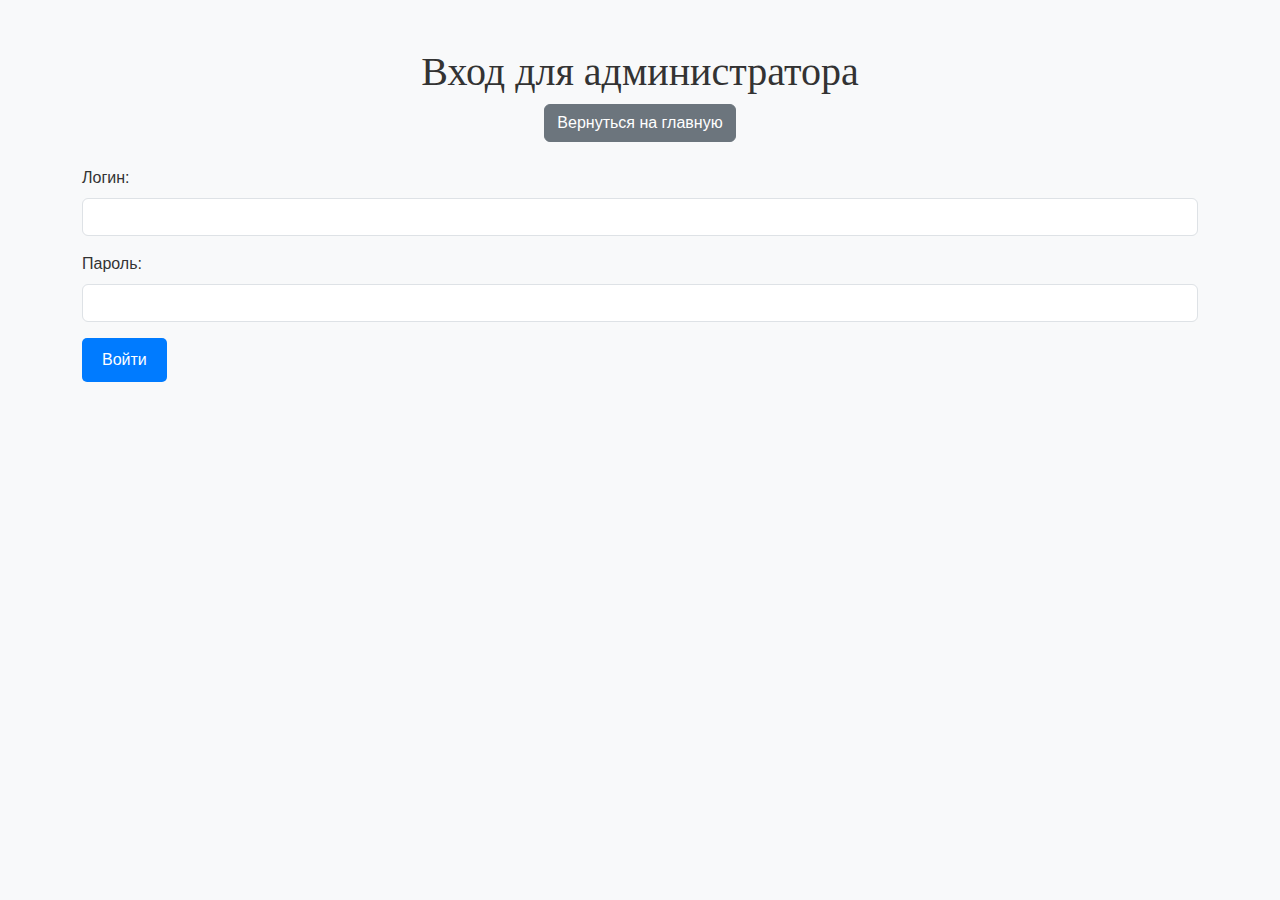
<file: admin/login.html>
<!DOCTYPE html>
<html lang="ru">

<head>
    <meta charset="UTF-8">
    <meta name="viewport" content="width=device-width, initial-scale=1.0">
    <title>Вход для администратора</title>
    <link href="https://cdn.jsdelivr.net/npm/bootstrap@5.3.0/dist/css/bootstrap.min.css" rel="stylesheet">
    <link rel="stylesheet" href="../../assets/css/styles.css">
</head>

<body>
    <div class="container mt-5">
        <h1 class="text-center">Вход для администратора</h1>
        <!-- Кнопка возврата на главную страницу -->
        <div class="text-center mb-4">
            <a href="C:/art_teacher_website/index.html" class="btn btn-secondary">Вернуться на главную</a>
        </div>
        <form id="loginForm" class="mt-4">
            <div class="mb-3">
                <label for="username" class="form-label">Логин:</label>
                <input type="text" class="form-control" id="username" required>
            </div>
            <div class="mb-3">
                <label for="password" class="form-label">Пароль:</label>
                <input type="password" class="form-control" id="password" required>
            </div>
            <button type="submit" class="btn btn-primary">Войти</button>
        </form>
        <p id="error" class="text-danger mt-3"></p>
    </div>

    <script>
        // Обработка формы входа
        document.getElementById('loginForm').addEventListener('submit', function (event) {
            event.preventDefault();
            const username = document.getElementById('username').value;
            const password = document.getElementById('password').value;

            // Простая проверка логина и пароля
            if (username === 'admin' && password === 'password') {
                localStorage.setItem('isAdmin', 'true');
                window.location.href = 'index.html'; // Перенаправляем в админ-панель
            } else {
                document.getElementById('error').textContent = 'Неверный логин или пароль';
            }
        });
    </script>
</body>

</html>
</file>
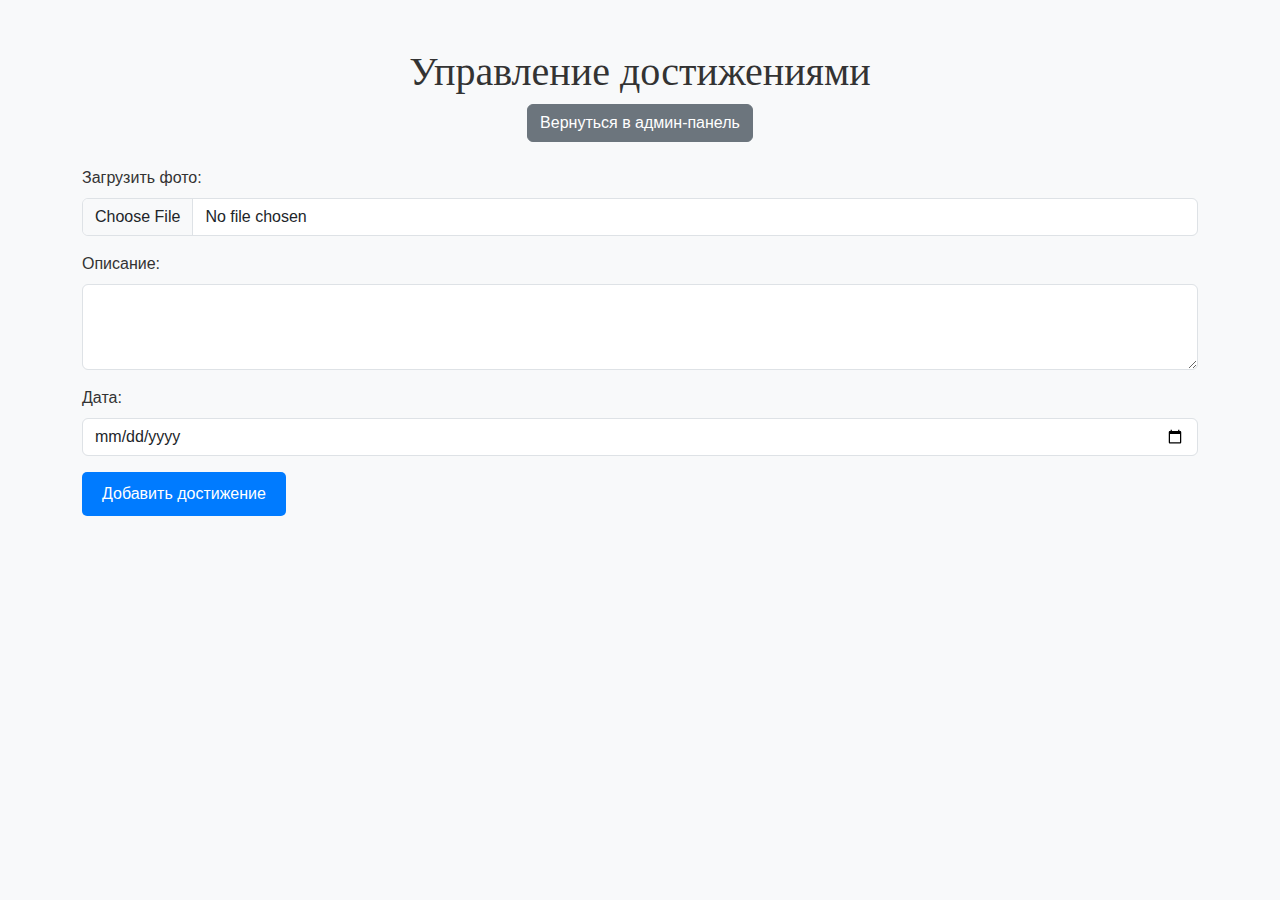
<file: admin/manage_achievements.html>
<!DOCTYPE html>
<html lang="ru">

<head>
    <meta charset="UTF-8">
    <meta name="viewport" content="width=device-width, initial-scale=1.0">
    <title>Управление достижениями</title>
    <link href="https://cdn.jsdelivr.net/npm/bootstrap@5.3.0/dist/css/bootstrap.min.css" rel="stylesheet">
    <link rel="stylesheet" href="../../assets/css/styles.css">
    <style>
        /* Стили для миниатюр */
        .thumbnail-img {
            width: 100px;
            /* Ширина миниатюры */
            height: 100px;
            /* Высота миниатюры */
            object-fit: cover;
            /* Сохраняем пропорции изображения */
            border-radius: 5px;
            /* Закругленные углы */
            margin-bottom: 10px;
            /* Отступ снизу */
        }
    </style>
</head>

<body>
    <div class="container mt-5">
        <h1 class="text-center">Управление достижениями</h1>
        <!-- Кнопка возврата в админ-панель -->
        <div class="text-center mb-4">
            <a href="index.html" class="btn btn-secondary">Вернуться в админ-панель</a>
        </div>
        <form id="achievementsForm" class="mt-4">
            <div class="mb-3">
                <label for="achievementImageFile" class="form-label">Загрузить фото:</label>
                <input type="file" class="form-control" id="achievementImageFile" accept="image/*" required>
            </div>
            <div class="mb-3">
                <label for="achievementDescription" class="form-label">Описание:</label>
                <textarea class="form-control" id="achievementDescription" rows="3" required></textarea>
            </div>
            <div class="mb-3">
                <label for="achievementDate" class="form-label">Дата:</label>
                <input type="date" class="form-control" id="achievementDate" required>
            </div>
            <button type="submit" class="btn btn-primary">Добавить достижение</button>
        </form>
        <!-- Список достижений -->
        <div id="achievementsList" class="row mt-4"></div>
    </div>

    <script>
        // Функция для отображения списка достижений
        function loadAchievements() {
            const achievementsList = document.getElementById('achievementsList');
            const achievements = JSON.parse(localStorage.getItem('achievements')) || [];
            achievementsList.innerHTML = '';

            achievements.forEach((item, index) => {
                const achievementItem = document.createElement('div');
                achievementItem.className = 'col-md-3 mb-4';
                achievementItem.innerHTML = `
                    <div class="card h-100">
                        <img src="${item.imageUrl}" class="thumbnail-img" alt="${item.description}">
                        <div class="card-body">
                            <h5 class="card-title">${item.description}</h5>
                            <small class="text-muted">Дата: ${item.date}</small>
                            <button onclick="deleteAchievement(${index})" class="btn btn-danger btn-sm mt-2">Удалить</button>
                        </div>
                    </div>
                `;
                achievementsList.appendChild(achievementItem);
            });
        }

        // Функция для удаления достижения
        function deleteAchievement(index) {
            let achievements = JSON.parse(localStorage.getItem('achievements')) || [];
            achievements.splice(index, 1); // Удаляем достижение по индексу
            localStorage.setItem('achievements', JSON.stringify(achievements));
            loadAchievements(); // Перезагружаем список достижений
        }

        // Сохранение нового достижения
        document.getElementById('achievementsForm').addEventListener('submit', function (event) {
            event.preventDefault();
            const imageFile = document.getElementById('achievementImageFile').files[0];
            const description = document.getElementById('achievementDescription').value;
            const date = document.getElementById('achievementDate').value;

            if (imageFile) {
                const reader = new FileReader();
                reader.onload = function (e) {
                    const achievement = {
                        imageUrl: e.target.result,
                        description: description,
                        date: date
                    };

                    let achievements = JSON.parse(localStorage.getItem('achievements')) || [];
                    achievements.push(achievement);
                    localStorage.setItem('achievements', JSON.stringify(achievements));

                    alert('Достижение добавлено!');
                    loadAchievements(); // Перезагружаем список достижений
                };
                reader.readAsDataURL(imageFile); // Преобразуем файл в Data URL
            }
        });

        // Загружаем достижения при загрузке страницы
        document.addEventListener('DOMContentLoaded', loadAchievements);
    </script>
</body>

</html>
</file>
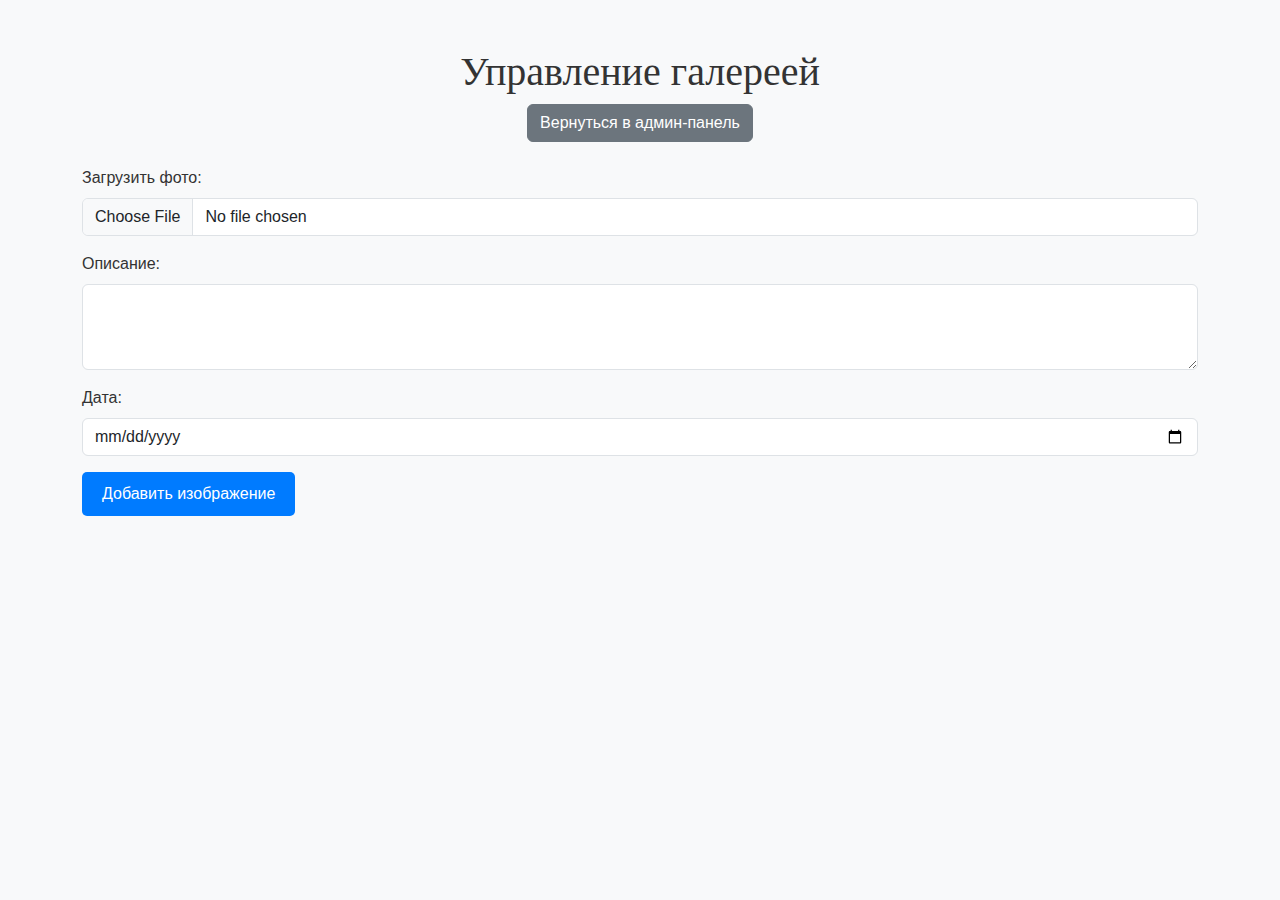
<file: admin/manage_gallery.html>
<!DOCTYPE html>
<html lang="ru">

<head>
    <meta charset="UTF-8">
    <meta name="viewport" content="width=device-width, initial-scale=1.0">
    <title>Управление галереей</title>
    <link href="https://cdn.jsdelivr.net/npm/bootstrap@5.3.0/dist/css/bootstrap.min.css" rel="stylesheet">
    <link rel="stylesheet" href="../../assets/css/styles.css">
    <style>
        /* Стили для миниатюр */
        .thumbnail-img {
            width: 100px;
            /* Ширина миниатюры */
            height: 100px;
            /* Высота миниатюры */
            object-fit: cover;
            /* Сохраняем пропорции изображения */
            border-radius: 5px;
            /* Закругленные углы */
            margin-bottom: 10px;
            /* Отступ снизу */
        }
    </style>
</head>

<body>
    <div class="container mt-5">
        <h1 class="text-center">Управление галереей</h1>
        <!-- Кнопка возврата в админ-панель -->
        <div class="text-center mb-4">
            <a href="index.html" class="btn btn-secondary">Вернуться в админ-панель</a>
        </div>
        <form id="galleryForm" class="mt-4">
            <div class="mb-3">
                <label for="imageFile" class="form-label">Загрузить фото:</label>
                <input type="file" class="form-control" id="imageFile" accept="image/*" required>
            </div>
            <div class="mb-3">
                <label for="description" class="form-label">Описание:</label>
                <textarea class="form-control" id="description" rows="3" required></textarea>
            </div>
            <div class="mb-3">
                <label for="date" class="form-label">Дата:</label>
                <input type="date" class="form-control" id="date" required>
            </div>
            <button type="submit" class="btn btn-primary">Добавить изображение</button>
        </form>
        <!-- Список изображений -->
        <div id="galleryList" class="row mt-4"></div>
    </div>

    <script>
        // Функция для отображения списка изображений
        function loadGallery() {
            const galleryList = document.getElementById('galleryList');
            const gallery = JSON.parse(localStorage.getItem('gallery')) || [];
            galleryList.innerHTML = '';

            gallery.forEach((item, index) => {
                const galleryItem = document.createElement('div');
                galleryItem.className = 'col-md-3 mb-4';
                galleryItem.innerHTML = `
                    <div class="card h-100">
                        <img src="${item.imageUrl}" class="thumbnail-img" alt="${item.description}">
                        <div class="card-body">
                            <h5 class="card-title">${item.description}</h5>
                            <small class="text-muted">Дата: ${item.date}</small>
                            <button onclick="deleteGalleryItem(${index})" class="btn btn-danger btn-sm mt-2">Удалить</button>
                        </div>
                    </div>
                `;
                galleryList.appendChild(galleryItem);
            });
        }

        // Функция для удаления изображения
        function deleteGalleryItem(index) {
            let gallery = JSON.parse(localStorage.getItem('gallery')) || [];
            gallery.splice(index, 1); // Удаляем изображение по индексу
            localStorage.setItem('gallery', JSON.stringify(gallery));
            loadGallery(); // Перезагружаем список изображений
        }

        // Сохранение нового изображения
        document.getElementById('galleryForm').addEventListener('submit', function (event) {
            event.preventDefault();
            const imageFile = document.getElementById('imageFile').files[0];
            const description = document.getElementById('description').value;
            const date = document.getElementById('date').value;

            if (imageFile) {
                const reader = new FileReader();
                reader.onload = function (e) {
                    const galleryItem = {
                        imageUrl: e.target.result,
                        description: description,
                        date: date
                    };

                    let gallery = JSON.parse(localStorage.getItem('gallery')) || [];
                    gallery.push(galleryItem);
                    localStorage.setItem('gallery', JSON.stringify(gallery));

                    alert('Изображение добавлено!');
                    loadGallery(); // Перезагружаем список изображений
                };
                reader.readAsDataURL(imageFile); // Преобразуем файл в Data URL
            }
        });

        // Загружаем галерею при загрузке страницы
        document.addEventListener('DOMContentLoaded', loadGallery);
    </script>
</body>

</html>
</file>
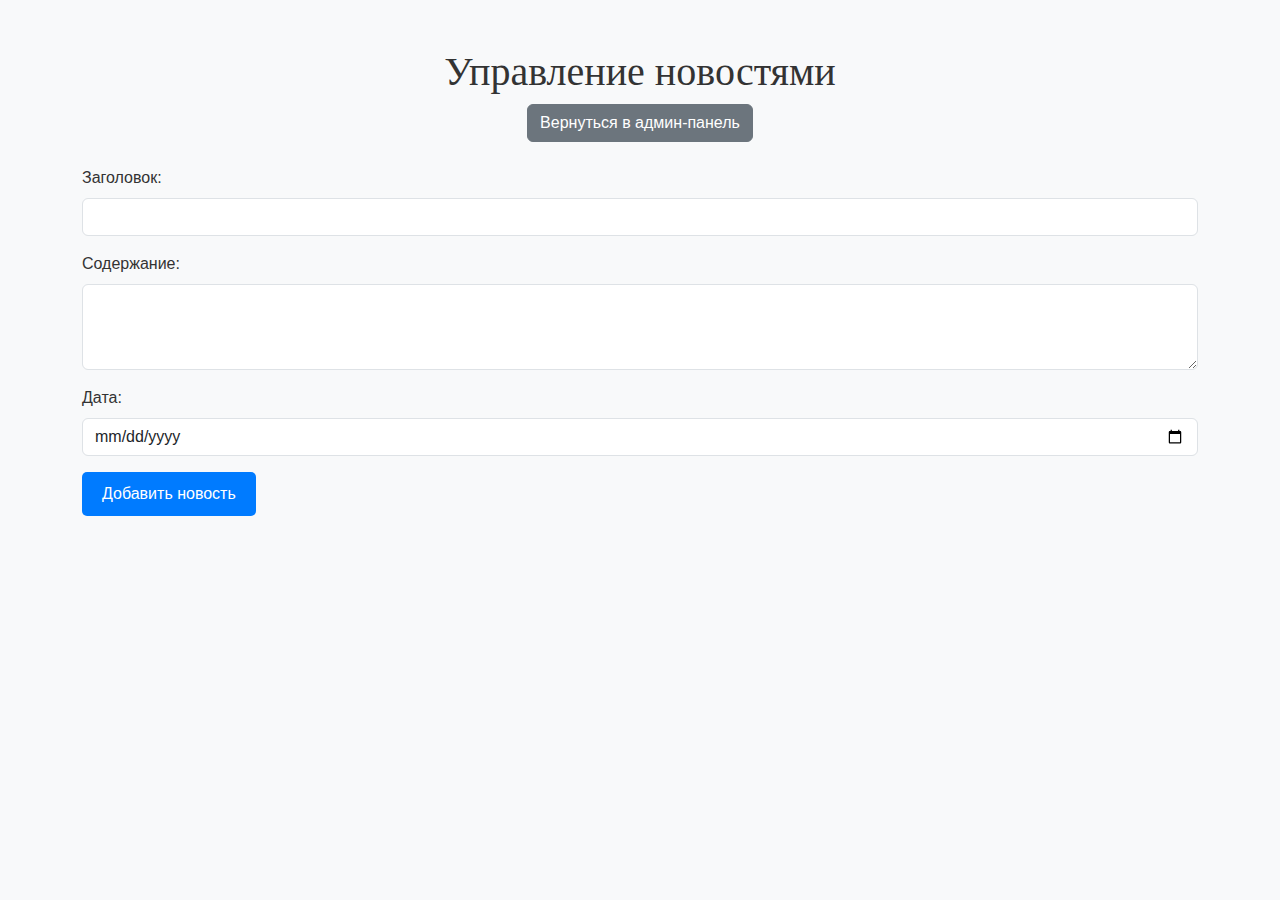
<file: admin/manage_news.html>
<!DOCTYPE html>
<html lang="ru">

<head>
    <meta charset="UTF-8">
    <meta name="viewport" content="width=device-width, initial-scale=1.0">
    <title>Управление новостями</title>
    <link href="https://cdn.jsdelivr.net/npm/bootstrap@5.3.0/dist/css/bootstrap.min.css" rel="stylesheet">
    <link rel="stylesheet" href="../../assets/css/styles.css">
</head>

<body>
    <div class="container mt-5">
        <h1 class="text-center">Управление новостями</h1>
        <!-- Кнопка возврата в админ-панель -->
        <div class="text-center mb-4">
            <a href="index.html" class="btn btn-secondary">Вернуться в админ-панель</a>
        </div>
        <form id="newsForm" class="mt-4">
            <div class="mb-3">
                <label for="title" class="form-label">Заголовок:</label>
                <input type="text" class="form-control" id="title" required>
            </div>
            <div class="mb-3">
                <label for="content" class="form-label">Содержание:</label>
                <textarea class="form-control" id="content" rows="3" required></textarea>
            </div>
            <div class="mb-3">
                <label for="date" class="form-label">Дата:</label>
                <input type="date" class="form-control" id="date" required>
            </div>
            <button type="submit" class="btn btn-primary">Добавить новость</button>
        </form>
        <!-- Список новостей -->
        <div id="newsList" class="mt-4"></div>
    </div>

    <script>
        // Функция для отображения списка новостей
        function loadNews() {
            const newsList = document.getElementById('newsList');
            const news = JSON.parse(localStorage.getItem('news')) || [];
            newsList.innerHTML = '';

            news.forEach((item, index) => {
                const newsItem = document.createElement('div');
                newsItem.className = 'col-md-6 mb-4';
                newsItem.innerHTML = `
                    <div class="card">
                        <div class="card-body">
                            <h5 class="card-title">${item.title}</h5>
                            <p class="card-text">${item.content}</p>
                            <small class="text-muted">${item.date}</small>
                            <button onclick="deleteNews(${index})" class="btn btn-danger btn-sm mt-2">Удалить</button>
                        </div>
                    </div>
                `;
                newsList.appendChild(newsItem);
            });
        }

        // Функция для удаления новости
        function deleteNews(index) {
            let news = JSON.parse(localStorage.getItem('news')) || [];
            news.splice(index, 1); // Удаляем новость по индексу
            localStorage.setItem('news', JSON.stringify(news));
            loadNews(); // Перезагружаем список новостей
        }

        // Сохранение новой новости
        document.getElementById('newsForm').addEventListener('submit', function (event) {
            event.preventDefault();
            const title = document.getElementById('title').value;
            const content = document.getElementById('content').value;
            const date = document.getElementById('date').value;

            const newNews = {
                title: title,
                content: content,
                date: date
            };

            let news = JSON.parse(localStorage.getItem('news')) || [];
            news.push(newNews);
            localStorage.setItem('news', JSON.stringify(news));

            alert('Новость добавлена!');
            loadNews(); // Перезагружаем список новостей
        });

        // Загружаем новости при загрузке страницы
        document.addEventListener('DOMContentLoaded', loadNews);
    </script>
</body>

</html>
</file>
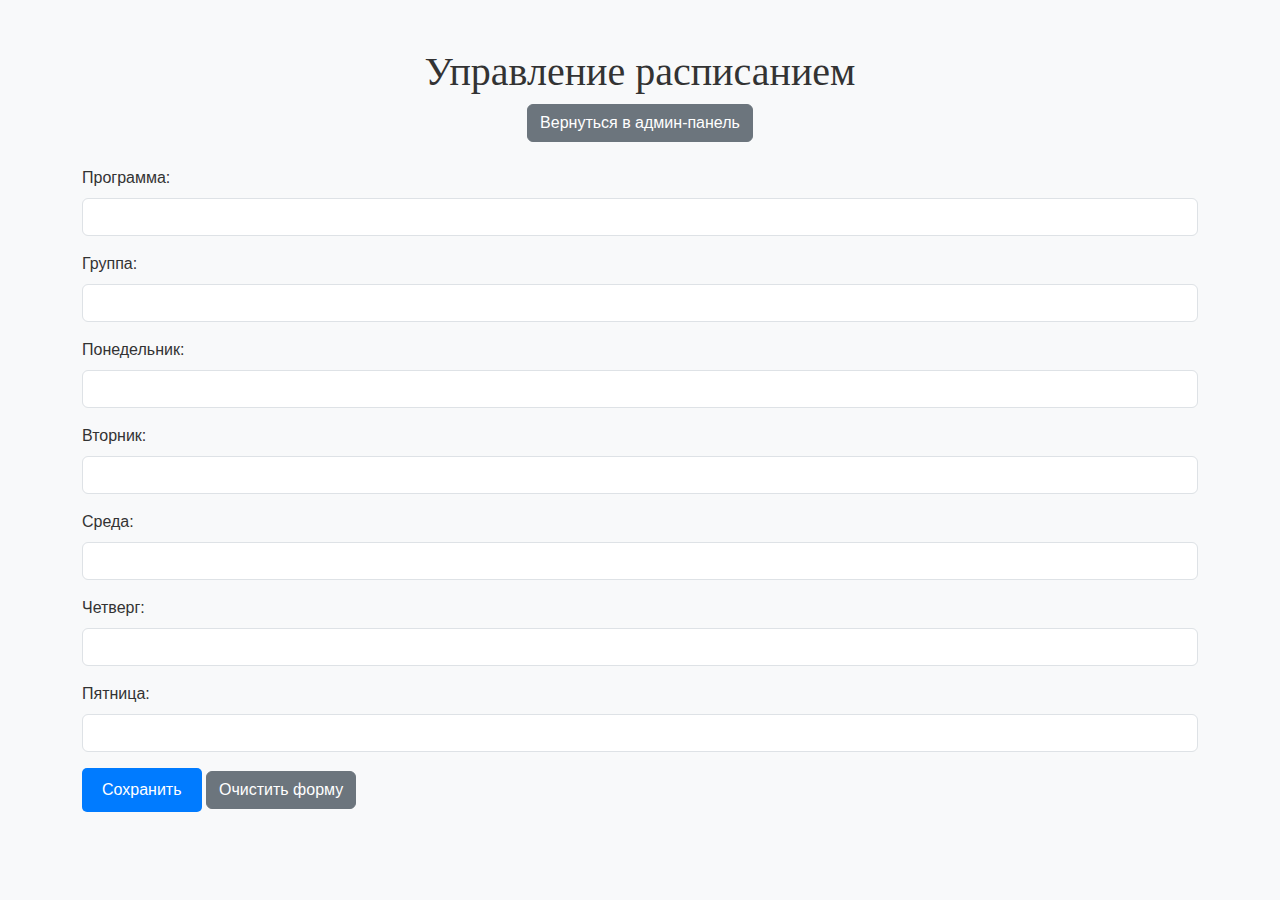
<file: admin/manage_schedule.html>
<!DOCTYPE html>
<html lang="ru">

<head>
    <meta charset="UTF-8">
    <meta name="viewport" content="width=device-width, initial-scale=1.0">
    <title>Управление расписанием</title>
    <link href="https://cdn.jsdelivr.net/npm/bootstrap@5.3.0/dist/css/bootstrap.min.css" rel="stylesheet">
    <link rel="stylesheet" href="../../assets/css/styles.css">
</head>

<body>
    <div class="container mt-5">
        <h1 class="text-center">Управление расписанием</h1>
        <!-- Кнопка возврата в админ-панель -->
        <div class="text-center mb-4">
            <a href="index.html" class="btn btn-secondary">Вернуться в админ-панель</a>
        </div>
        <form id="scheduleForm" class="mt-4">
            <input type="hidden" id="editIndex" value="-1">
            <!-- Скрытое поле для хранения индекса редактируемой записи -->
            <div class="mb-3">
                <label for="program" class="form-label">Программа:</label>
                <input type="text" class="form-control" id="program" required>
            </div>
            <div class="mb-3">
                <label for="group" class="form-label">Группа:</label>
                <input type="text" class="form-control" id="group" required>
            </div>
            <div class="mb-3">
                <label for="monday" class="form-label">Понедельник:</label>
                <input type="text" class="form-control" id="monday">
            </div>
            <div class="mb-3">
                <label for="tuesday" class="form-label">Вторник:</label>
                <input type="text" class="form-control" id="tuesday">
            </div>
            <div class="mb-3">
                <label for="wednesday" class="form-label">Среда:</label>
                <input type="text" class="form-control" id="wednesday">
            </div>
            <div class="mb-3">
                <label for="thursday" class="form-label">Четверг:</label>
                <input type="text" class="form-control" id="thursday">
            </div>
            <div class="mb-3">
                <label for="friday" class="form-label">Пятница:</label>
                <input type="text" class="form-control" id="friday">
            </div>
            <button type="submit" class="btn btn-primary">Сохранить</button>
            <button type="button" onclick="clearForm()" class="btn btn-secondary">Очистить форму</button>
        </form>
        <!-- Список расписаний -->
        <div id="scheduleList" class="mt-4"></div>
    </div>

    <script>
        // Загрузка расписаний при открытии страницы
        function loadSchedules() {
            const scheduleList = document.getElementById('scheduleList');
            const schedules = JSON.parse(localStorage.getItem('schedules')) || [];
            scheduleList.innerHTML = '';

            schedules.forEach((schedule, index) => {
                const scheduleItem = document.createElement('div');
                scheduleItem.className = 'card mb-3';
                scheduleItem.innerHTML = `
                    <div class="card-body">
                        <h5 class="card-title">${schedule.program} (${schedule.group})</h5>
                        <p class="card-text">Понедельник: ${schedule.monday}</p>
                        <p class="card-text">Вторник: ${schedule.tuesday}</p>
                        <p class="card-text">Среда: ${schedule.wednesday}</p>
                        <p class="card-text">Четверг: ${schedule.thursday}</p>
                        <p class="card-text">Пятница: ${schedule.friday}</p>
                        <button onclick="editSchedule(${index})" class="btn btn-warning btn-sm">Редактировать</button>
                        <button onclick="deleteSchedule(${index})" class="btn btn-danger btn-sm">Удалить</button>
                    </div>
                `;
                scheduleList.appendChild(scheduleItem);
            });
        }

        // Удаление расписания
        function deleteSchedule(index) {
            let schedules = JSON.parse(localStorage.getItem('schedules')) || [];
            schedules.splice(index, 1); // Удаляем расписание по индексу
            localStorage.setItem('schedules', JSON.stringify(schedules));
            loadSchedules(); // Перезагружаем список расписаний
        }

        // Редактирование расписания
        function editSchedule(index) {
            const schedules = JSON.parse(localStorage.getItem('schedules')) || [];
            const schedule = schedules[index];

            // Заполняем форму данными для редактирования
            document.getElementById('program').value = schedule.program;
            document.getElementById('group').value = schedule.group;
            document.getElementById('monday').value = schedule.monday;
            document.getElementById('tuesday').value = schedule.tuesday;
            document.getElementById('wednesday').value = schedule.wednesday;
            document.getElementById('thursday').value = schedule.thursday;
            document.getElementById('friday').value = schedule.friday;

            // Устанавливаем индекс редактируемой записи
            document.getElementById('editIndex').value = index;
        }

        // Очистка формы
        function clearForm() {
            document.getElementById('scheduleForm').reset();
            document.getElementById('editIndex').value = -1; // Сбрасываем индекс редактирования
        }

        // Сохранение нового или обновление существующего расписания
        document.getElementById('scheduleForm').addEventListener('submit', function (event) {
            event.preventDefault();
            const program = document.getElementById('program').value;
            const group = document.getElementById('group').value;
            const monday = document.getElementById('monday').value;
            const tuesday = document.getElementById('tuesday').value;
            const wednesday = document.getElementById('wednesday').value;
            const thursday = document.getElementById('thursday').value;
            const friday = document.getElementById('friday').value;

            const schedule = {
                program: program,
                group: group,
                monday: monday,
                tuesday: tuesday,
                wednesday: wednesday,
                thursday: thursday,
                friday: friday
            };

            let schedules = JSON.parse(localStorage.getItem('schedules')) || [];
            const editIndex = document.getElementById('editIndex').value;

            if (editIndex >= 0) {
                // Редактирование существующей записи
                schedules[editIndex] = schedule;
            } else {
                // Добавление новой записи
                schedules.push(schedule);
            }

            localStorage.setItem('schedules', JSON.stringify(schedules));
            alert('Расписание сохранено!');
            clearForm(); // Очищаем форму
            loadSchedules(); // Перезагружаем список расписаний
        });

        // Загружаем расписания при загрузке страницы
        document.addEventListener('DOMContentLoaded', loadSchedules);
    </script>
</body>

</html>
</file>
<file: assets/css/styles.css>
body {
    font-family: 'Roboto', sans-serif;
    background-color: #f8f9fa;
    color: #333;
}

h1,
h2,
h3 {
    font-family: 'Playfair Display', serif;
}

.hero-section {
    background: linear-gradient(rgba(0, 0, 0, 0.5), rgba(0, 0, 0, 0.5)), url('../images/hero-bg.jpg');
    background-size: cover;
    background-position: center;
    height: 100vh;
    display: flex;
    align-items: center;
}

.card {
    transition: transform 0.3s ease, box-shadow 0.3s ease;
}

.card:hover {
    transform: translateY(-10px);
    box-shadow: 0 10px 20px rgba(0, 0, 0, 0.2);
}

.navbar {
    transition: background-color 0.3s ease;
}

.navbar.scrolled {
    background-color: #333 !important;
}

/* Стили для карточек новостей */
.card {
    border: none;
    border-radius: 10px;
    overflow: hidden;
    transition: transform 0.3s ease, box-shadow 0.3s ease;
}

.card:hover {
    transform: translateY(-10px);
    box-shadow: 0 10px 20px rgba(0, 0, 0, 0.2);
}

.card-img-top {
    height: 200px;
    object-fit: cover;
}

.card-body {
    padding: 20px;
}

.card-title {
    font-size: 1.5rem;
    font-weight: 500;
    margin-bottom: 10px;
}

.card-text {
    font-size: 1rem;
    color: #666;
    margin-bottom: 20px;
}

.btn-primary {
    background-color: #007bff;
    border: none;
    padding: 10px 20px;
    border-radius: 5px;
    font-size: 1rem;
}

.btn-primary:hover {
    background-color: #0056b3;
}

/* Стили для секции описания программы */
.program-description {
    background-color: #fff;
    padding: 60px 0;
}

.program-description h2 {
    font-family: 'Playfair Display', serif;
    font-size: 2.5rem;
    font-weight: 700;
    color: #333;
    margin-bottom: 30px;
}

.program-description .lead {
    font-size: 1.25rem;
    color: #666;
}

.program-description ul {
    margin-top: 20px;
}

.program-description ul li {
    font-size: 1.1rem;
    color: #444;
    margin-bottom: 15px;
    padding-left: 30px;
    position: relative;
}

.program-description ul li i {
    position: absolute;
    left: 0;
    top: 5px;
    color: #007bff;
    font-size: 1.2rem;
}

.program-description .fw-bold {
    font-size: 1.2rem;
    color: #333;
    line-height: 1.6;
}

.program-description .text-primary {
    color: #007bff !important;
}

.nav-link.login {
    color: #ffcc00;
    /* Желтый цвет для вкладки "Вход" */
    font-weight: bold;
}

/* Стили для иконок */
.fa-2x {
    font-size: 2rem;
}

.text-primary {
    color: #007bff !important;
}

/* Стили для ссылок */
a {
    text-decoration: none;
    color: inherit;
}

a:hover {
    color: #0056b3;
}
</file>
